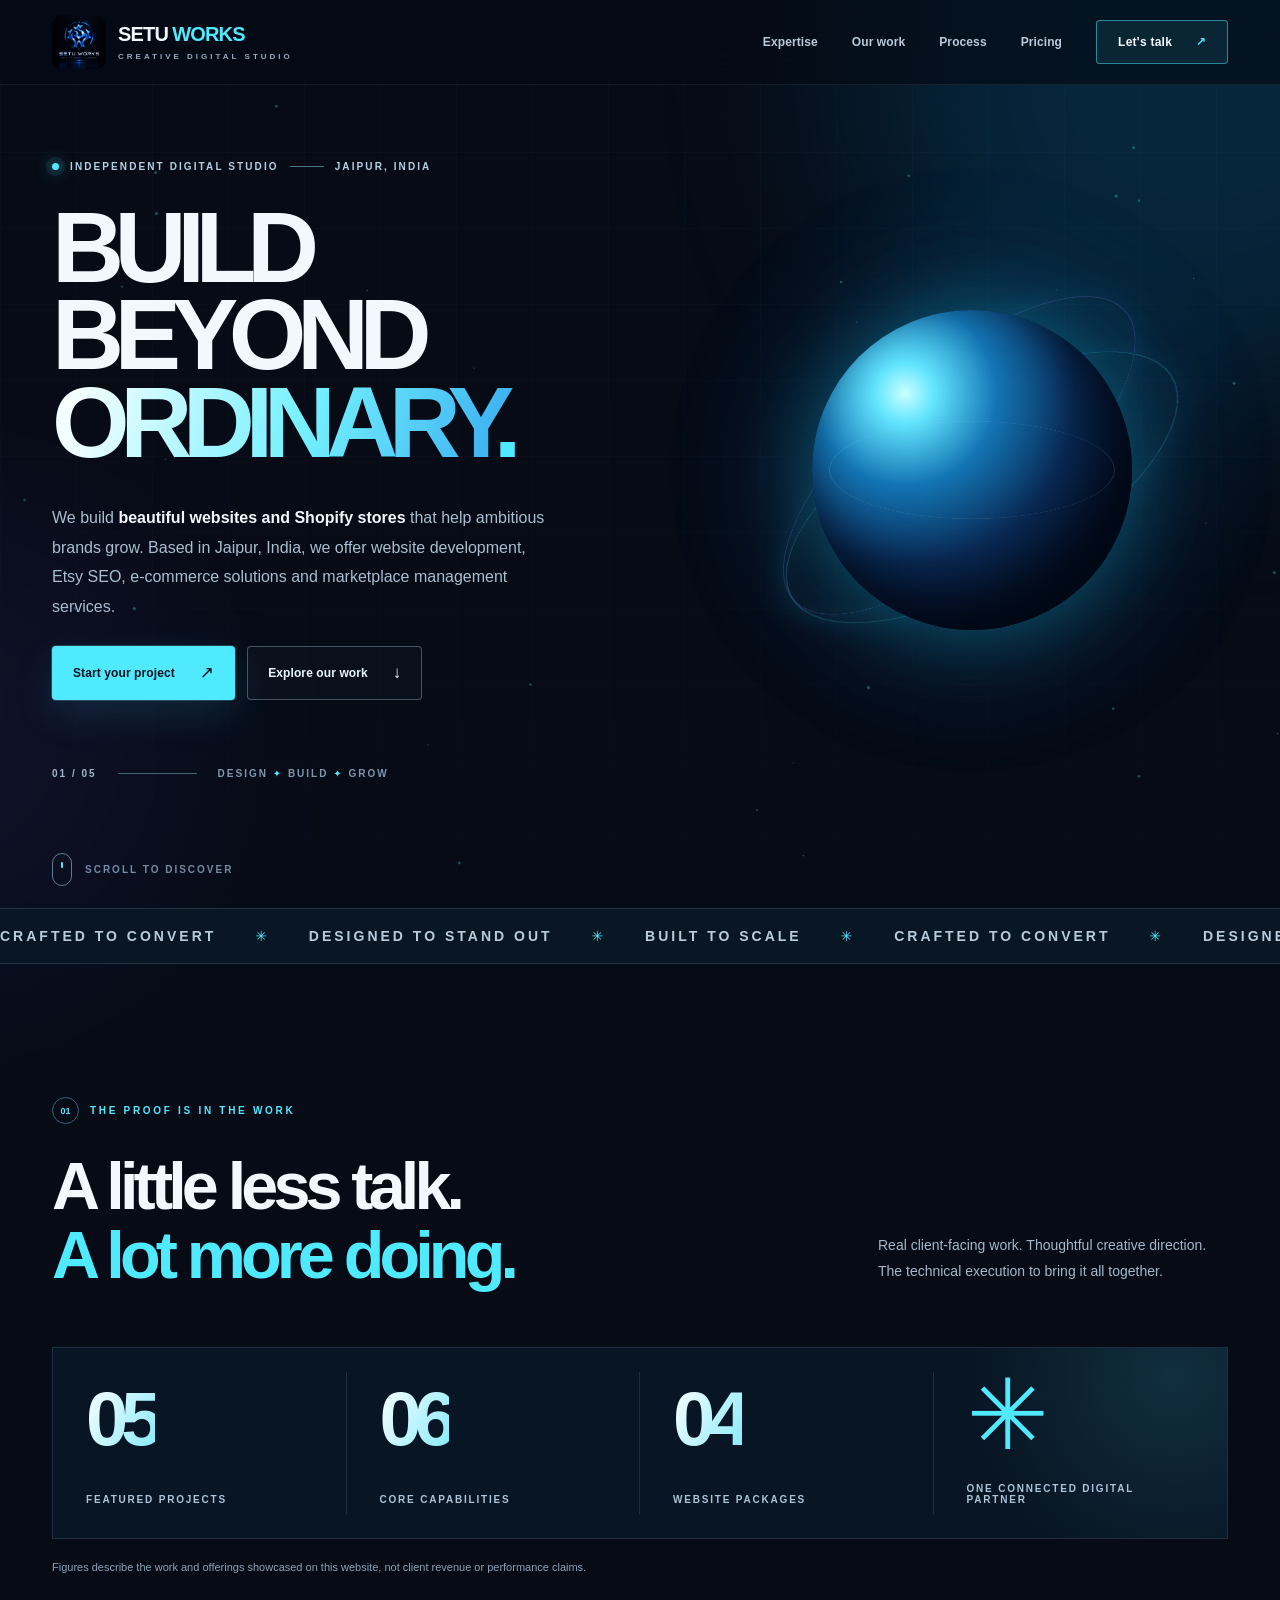
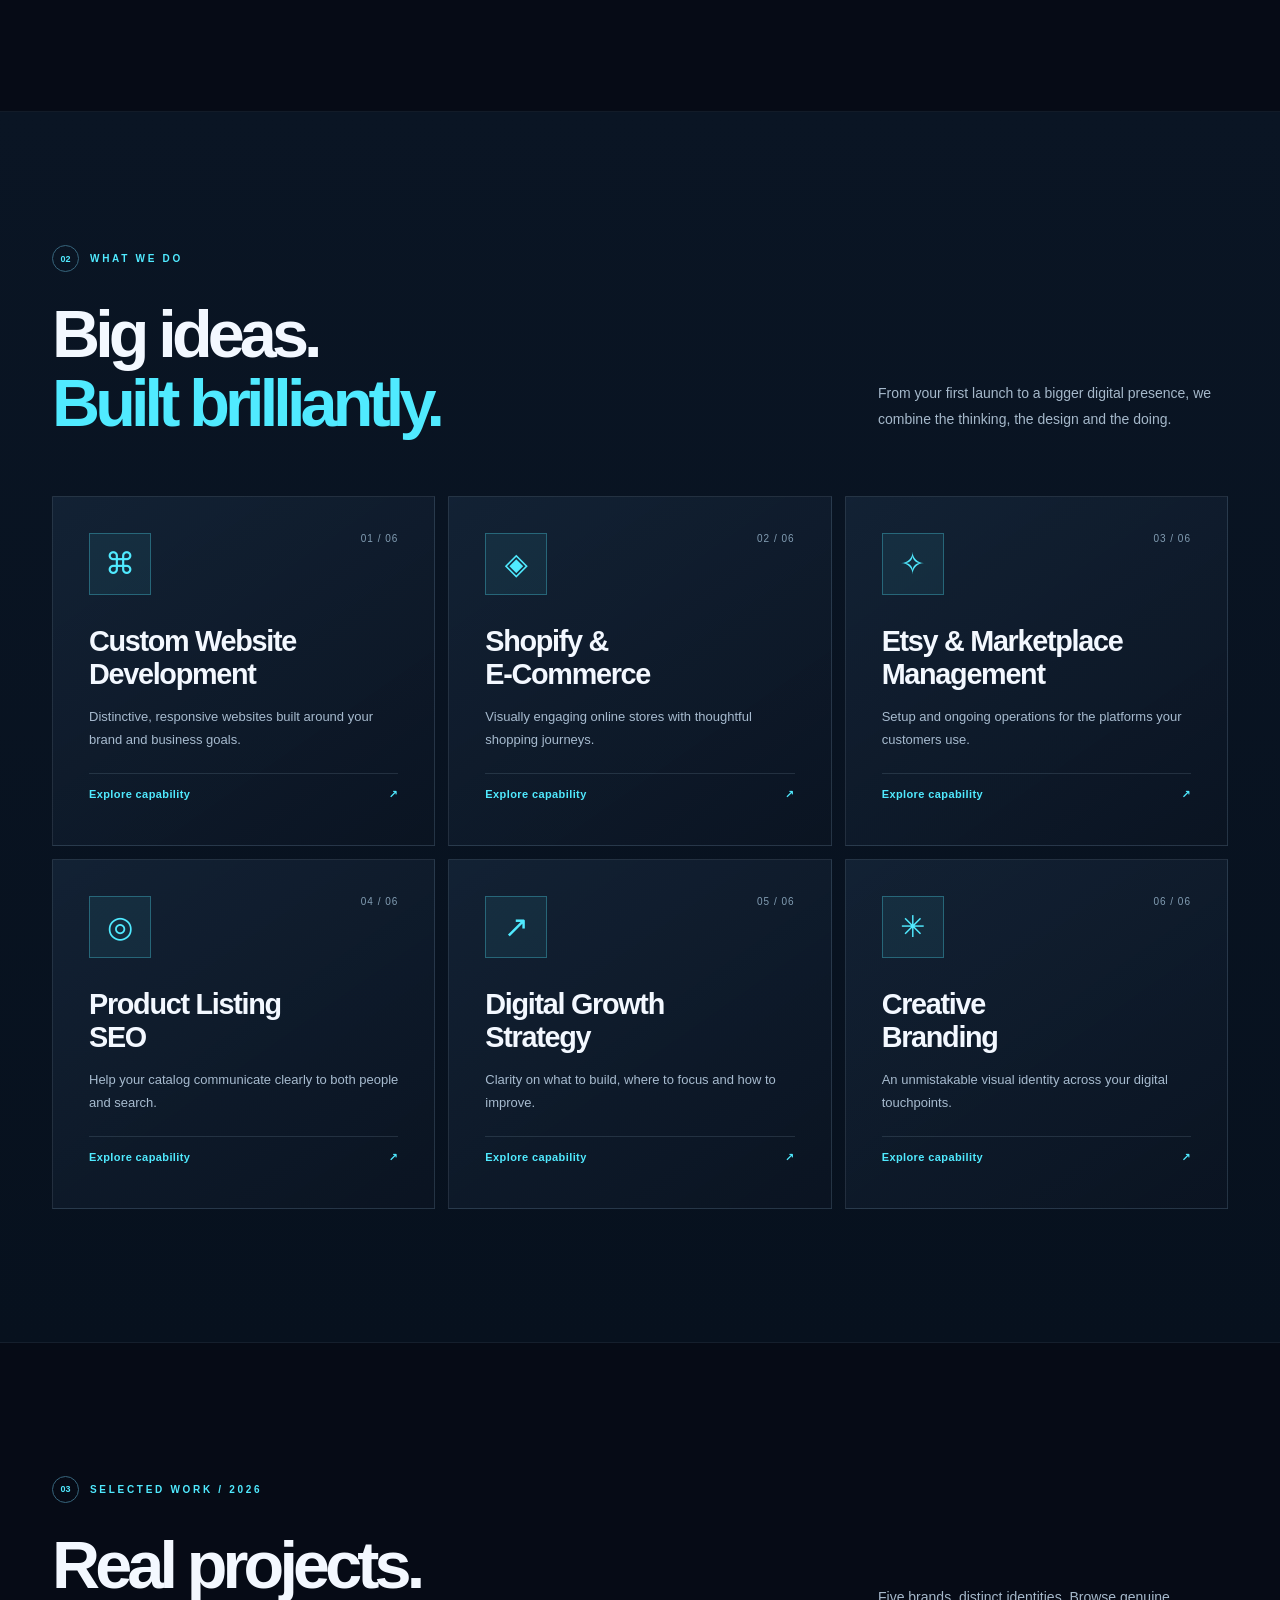
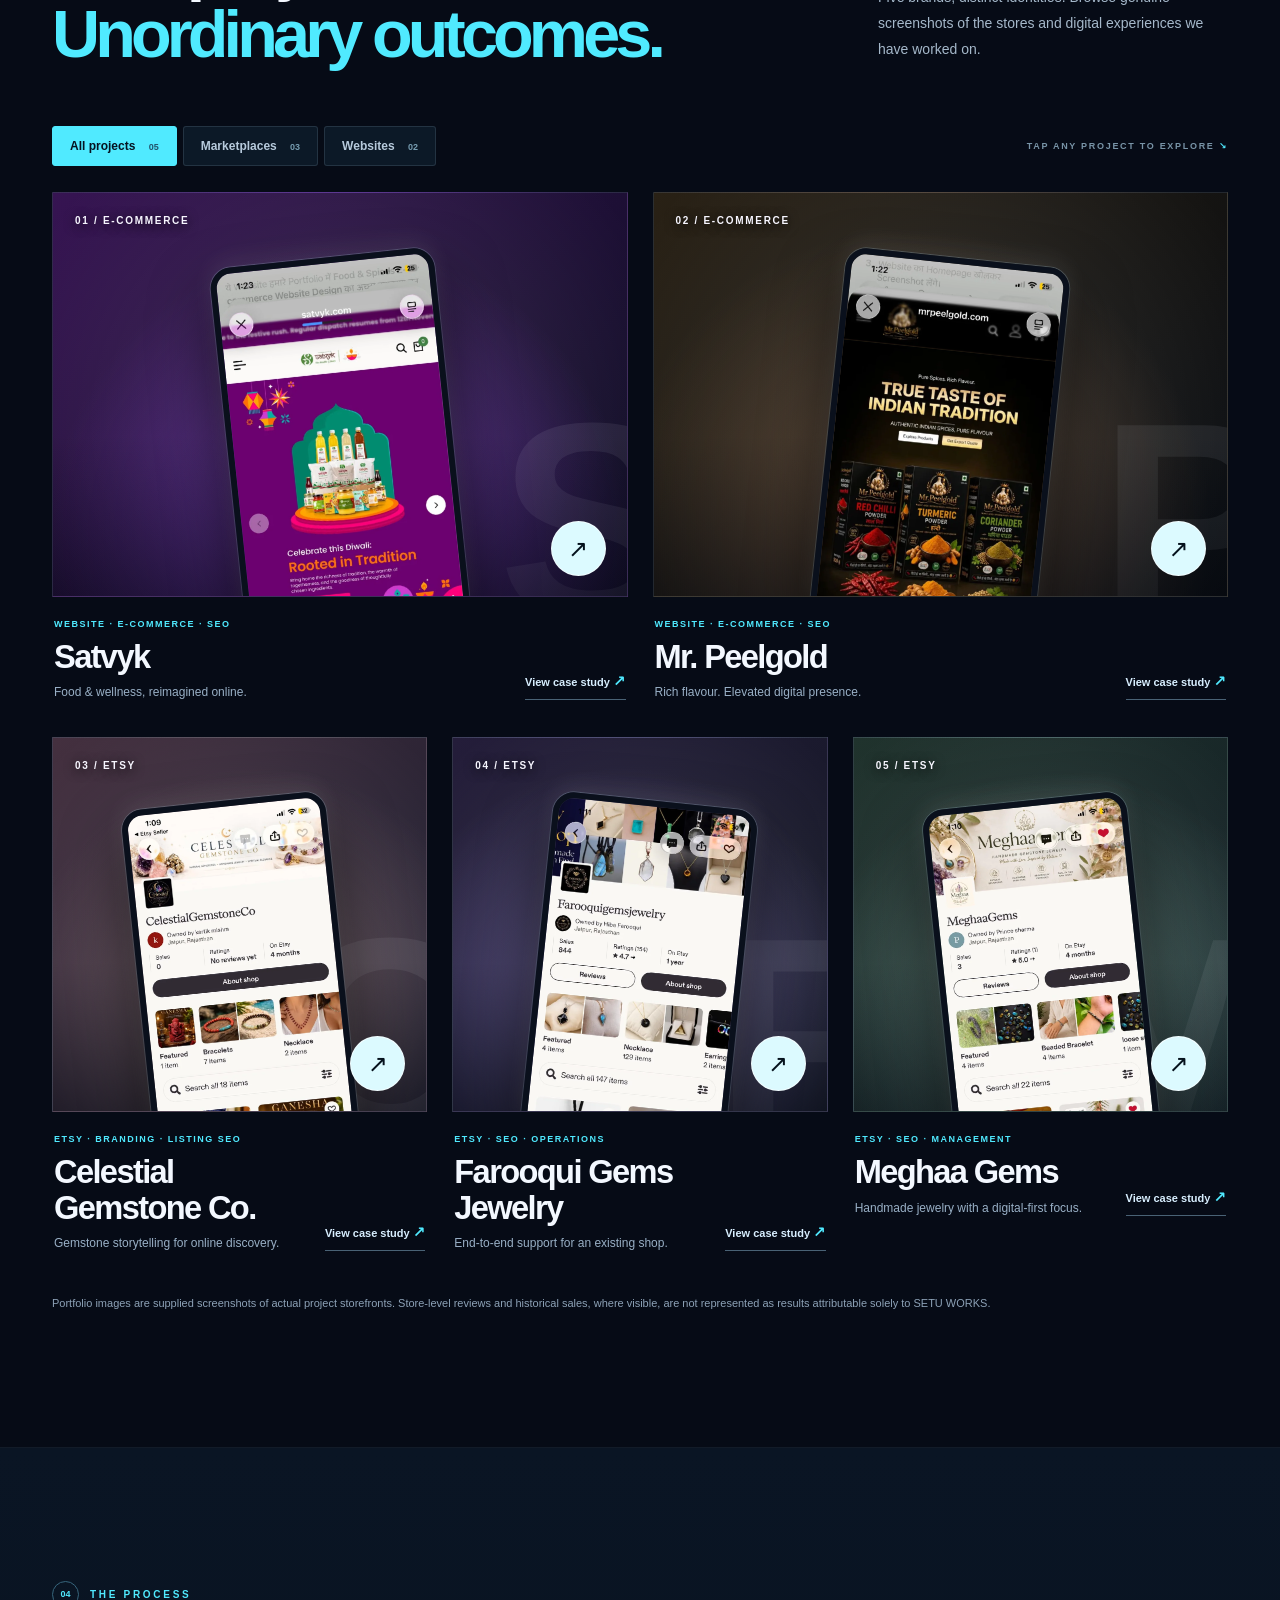
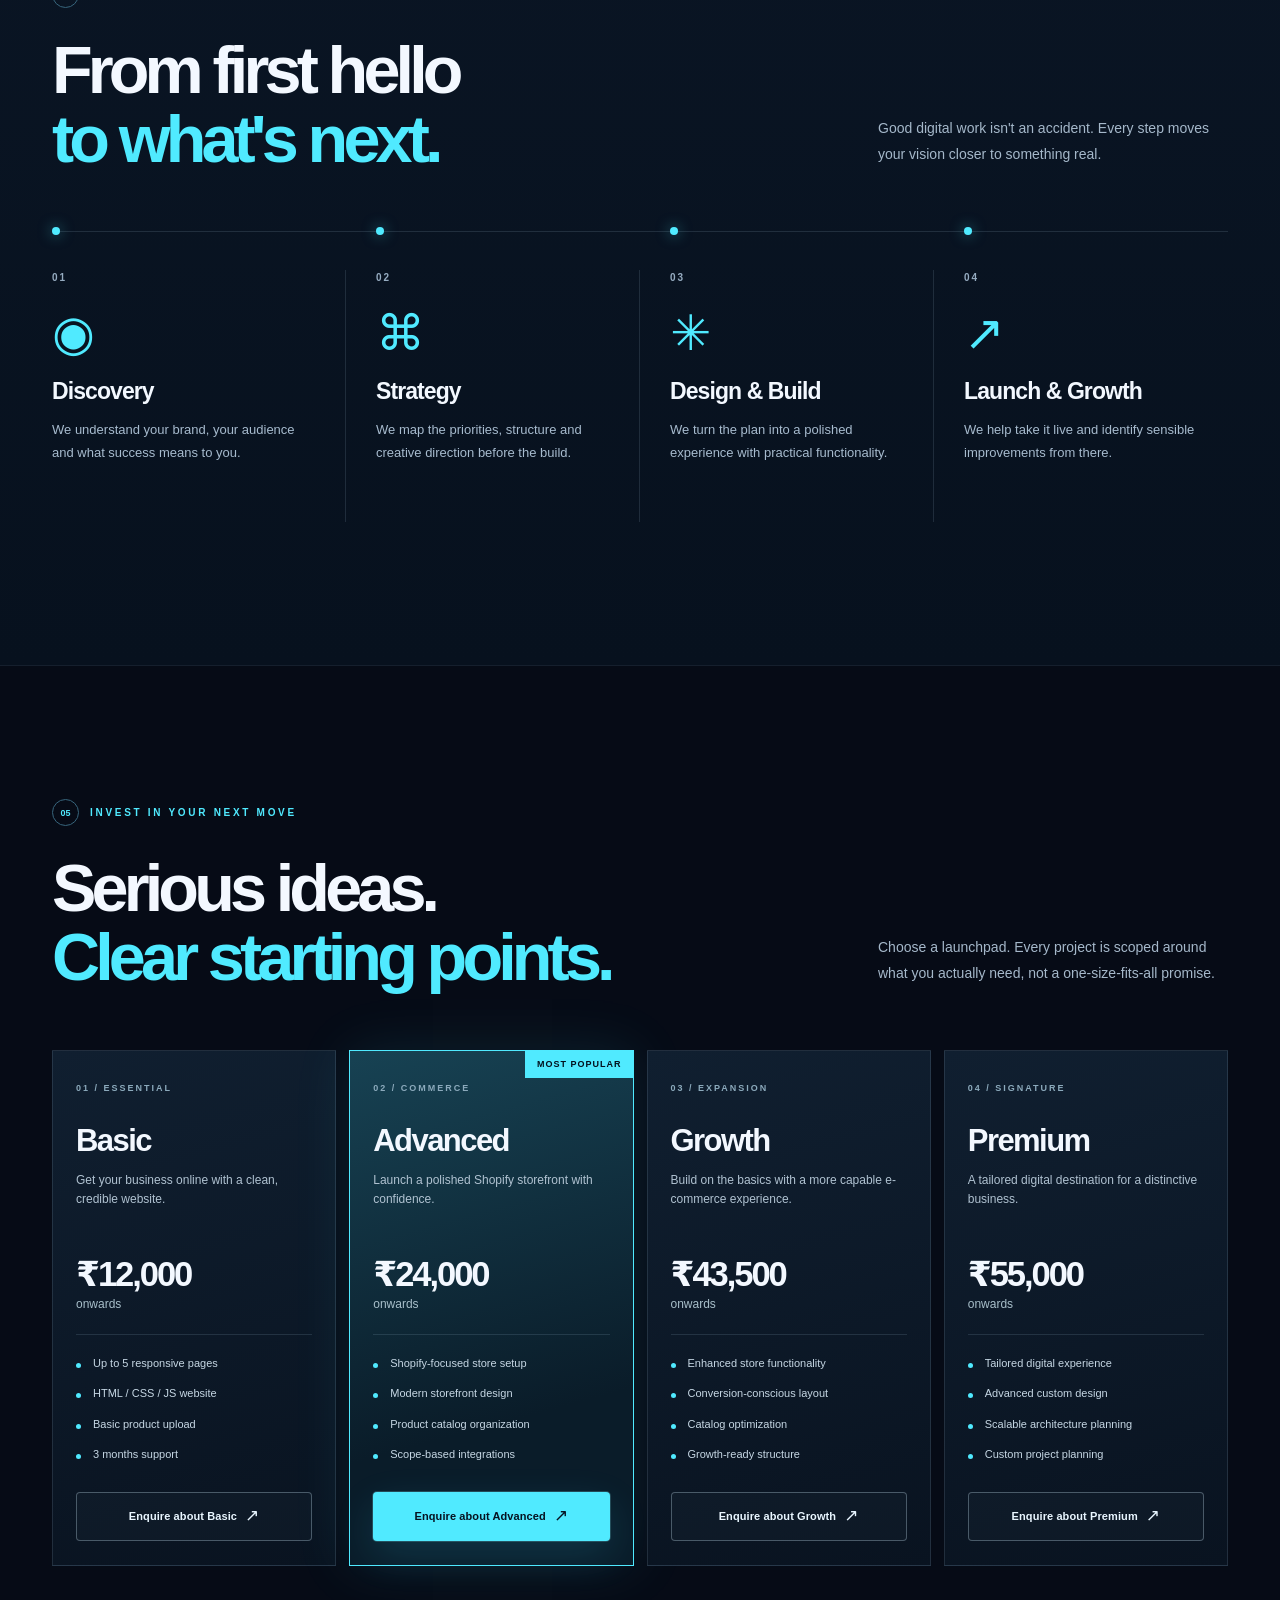
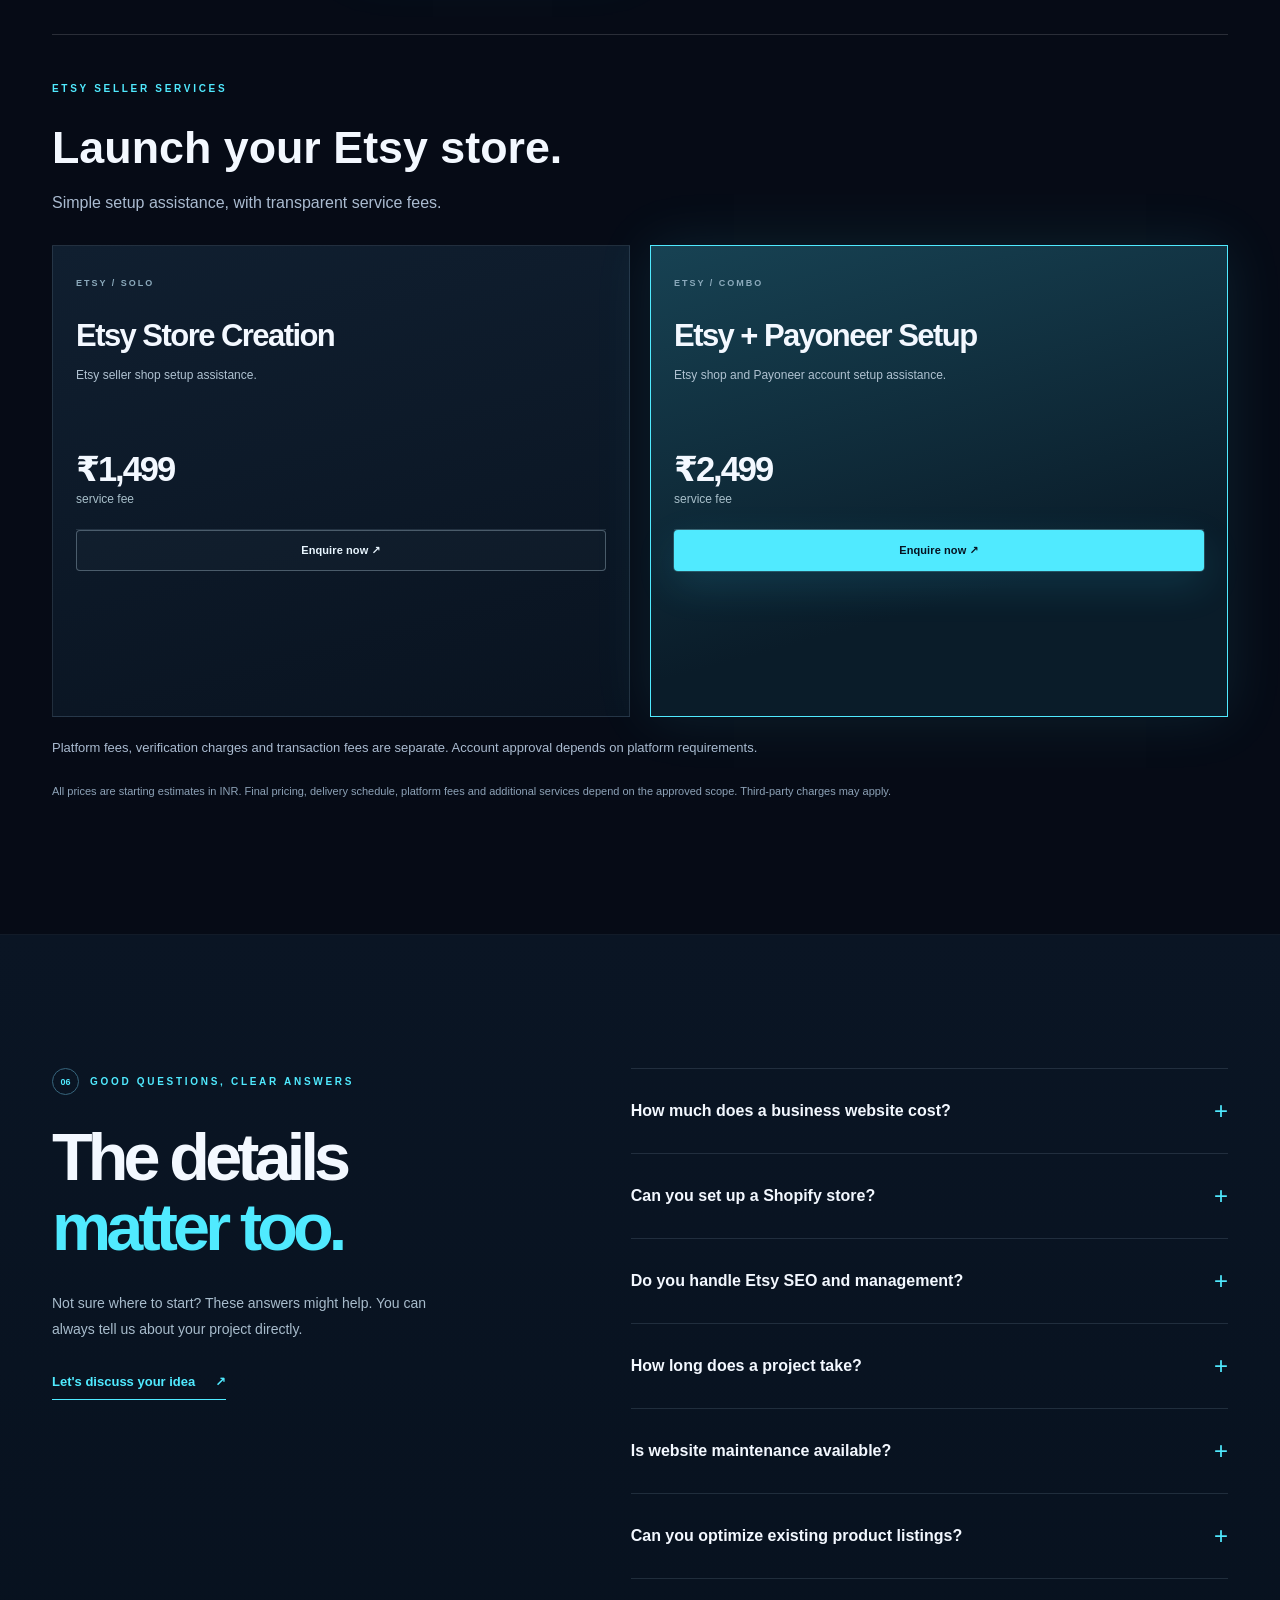
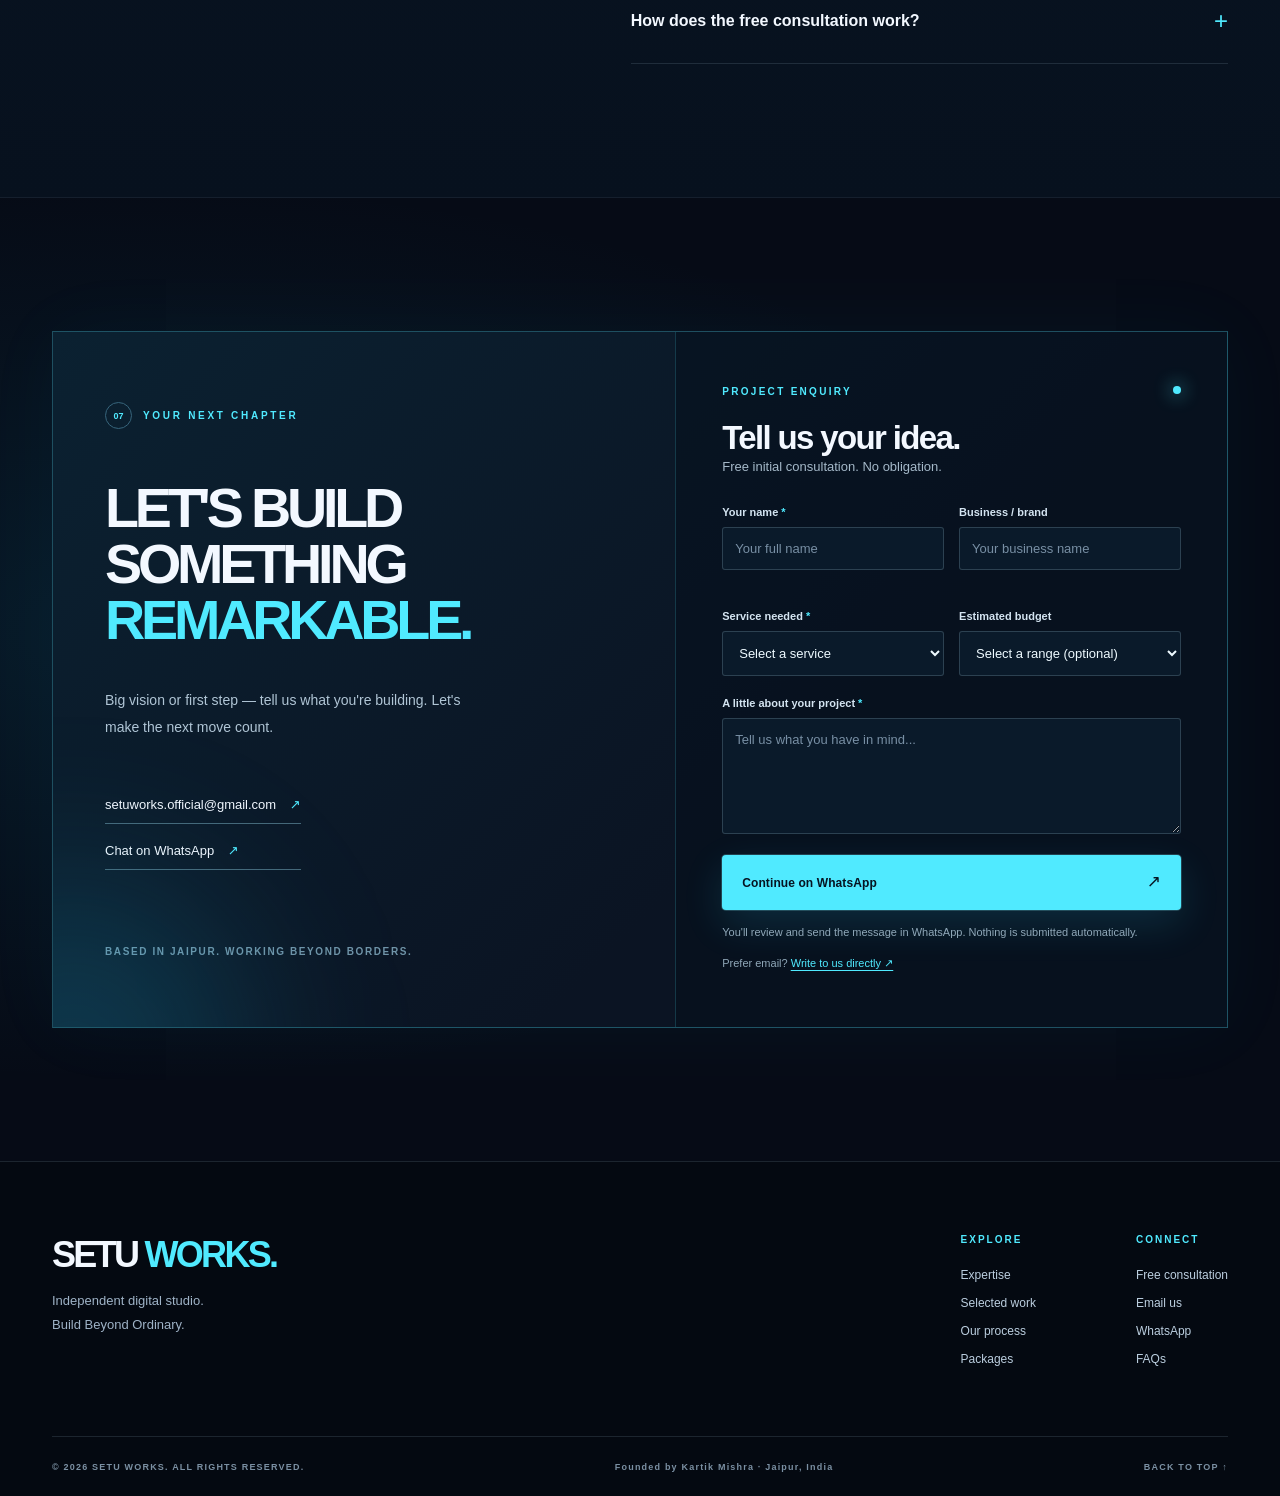
<file: index.html>
<!doctype html>
<html lang="en">
<head>
  <meta charset="utf-8">
  <meta name="viewport" content="width=device-width, initial-scale=1">
  <meta name="theme-color" content="#060b16">
  <meta name="color-scheme" content="dark">
  <title>SETU WORKS | Website Development, Shopify & Etsy SEO in Jaipur</title>
  <meta name="description" content="SETU WORKS is a Jaipur-based digital agency for distinctive websites, Shopify stores, Etsy SEO, product listings and marketplace management. Explore our real work and book a free consultation.">
  <meta name="robots" content="index,follow,max-image-preview:large">
  <link rel="canonical" href="https://setuworks.github.io/setu-works/">
  <link rel="icon" type="image/svg+xml" href="assets/images/favicon.svg">
  <meta property="og:type" content="website">
  <meta property="og:site_name" content="SETU WORKS">
  <meta property="og:title" content="SETU WORKS — Build Beyond Ordinary">
  <meta property="og:description" content="Distinctive websites, Shopify experiences and marketplace growth. Explore five real projects from our Jaipur digital studio.">
  <meta property="og:url" content="https://setuworks.github.io/setu-works/">
  <meta property="og:image" content="https://setuworks.github.io/setu-works/assets/images/social-share.jpg">
  <meta property="og:image:width" content="1200">
  <meta property="og:image:height" content="630">
  <meta property="og:image:alt" content="SETU WORKS — Build Beyond Ordinary, digital agency in Jaipur">
  <meta name="twitter:card" content="summary_large_image">
  <meta name="twitter:title" content="SETU WORKS — Build Beyond Ordinary">
  <meta name="twitter:description" content="Website development, e-commerce and marketplace management from Jaipur, India.">
  <meta name="twitter:image" content="https://setuworks.github.io/setu-works/assets/images/social-share.jpg">
  <link rel="preload" as="image" href="assets/images/satvyk.webp" fetchpriority="high">
  <link rel="stylesheet" href="assets/css/style.css">
  <script type="application/ld+json">{"@context":"https://schema.org","@graph":[{"@type":"Organization","@id":"https://setuworks.github.io/setu-works/#organization","name":"SETU WORKS","url":"https://setuworks.github.io/setu-works/","logo":"https://setuworks.github.io/setu-works/assets/images/setu-original-logo.jpg","description":"Jaipur-based digital agency providing website development, e-commerce and marketplace management services.","email":"setuworks.official@gmail.com","telephone":"+91-9982301681","address":{"@type":"PostalAddress","addressLocality":"Jaipur","addressRegion":"Rajasthan","addressCountry":"IN"},"areaServed":{"@type":"Country","name":"India"}},{"@type":"WebSite","@id":"https://setuworks.github.io/setu-works/#website","url":"https://setuworks.github.io/setu-works/","name":"SETU WORKS","publisher":{"@id":"https://setuworks.github.io/setu-works/#organization"},"inLanguage":"en-IN"},{"@type":"WebPage","@id":"https://setuworks.github.io/setu-works/#webpage","url":"https://setuworks.github.io/setu-works/","name":"SETU WORKS | Website Development, Shopify & Etsy SEO in Jaipur","isPartOf":{"@id":"https://setuworks.github.io/setu-works/#website"},"about":{"@id":"https://setuworks.github.io/setu-works/#organization"},"inLanguage":"en-IN"}]}</script>
  <script defer src="assets/js/main.js"></script>
</head>
<body>
  <a class="skip-link" href="#main">Skip to content</a>
  <div class="progress" id="scroll-progress" aria-hidden="true"></div>
  <div class="site-atmosphere" aria-hidden="true"><div class="grid-field"></div><div class="ambient ambient-a"></div><div class="ambient ambient-b"></div></div>
  <canvas id="particles" class="particles" aria-hidden="true"></canvas>
  <div class="cursor-glow" id="cursor-glow" aria-hidden="true"></div>

  <header class="site-header" id="site-header">
    <nav class="nav shell" aria-label="Primary navigation">
      <a class="wordmark" href="#home" aria-label="SETU WORKS home"><img class="custom-brand-logo" src="assets/images/setu-original-logo.jpg" alt="SETU WORKS official logo" width="54" height="54"><span>SETU<span class="wordmark-accent">WORKS</span><small>CREATIVE DIGITAL STUDIO</small></span></a>
      <div class="nav-links" id="nav-links">
        <a href="#services" data-nav="services">Expertise</a>
        <a href="#work" data-nav="work">Our work</a>
        <a href="#process" data-nav="process">Process</a>
        <a href="#pricing" data-nav="pricing">Pricing</a>
        <a href="#contact" class="nav-cta">Let's talk <span aria-hidden="true">↗</span></a>
      </div>
      <button class="menu-toggle" id="menu-toggle" type="button" aria-label="Open navigation" aria-controls="nav-links" aria-expanded="false"><span></span><span></span></button>
    </nav>
  </header>

  <main id="main">
    <section class="hero shell" id="home" aria-labelledby="hero-heading">
      <div class="hero-copy">
        <div class="eyebrow animate-in"><span class="live-dot"></span> INDEPENDENT DIGITAL STUDIO <span class="eyebrow-line"></span> JAIPUR, INDIA</div>
        <h1 id="hero-heading" class="hero-title animate-in"><span>BUILD</span><span>BEYOND</span><span class="gradient-ink">ORDINARY<span class="hero-period">.</span></span></h1>
        <div class="hero-under animate-in"><p>We build <strong>beautiful websites and Shopify stores</strong> that help ambitious brands grow. Based in Jaipur, India, we offer website development, Etsy SEO, e-commerce solutions and marketplace management services.</p><div class="hero-actions"><a href="#contact" class="button button-primary magnetic">Start your project <span aria-hidden="true">↗</span></a><a href="#work" class="button button-outline">Explore our work <span aria-hidden="true">↓</span></a></div></div>
        <div class="hero-index animate-in"><span>01 / 05</span><div class="index-line"></div><span>DESIGN <span aria-hidden="true">✦</span> BUILD <span aria-hidden="true">✦</span> GROW</span></div>
      </div>
      <div class="hero-art hero-art-simple" aria-label="Elegant glowing blue sphere">
        <div class="art-stage"><div class="art-halo"></div><div class="art-ring art-ring-one"></div><div class="art-ring art-ring-two"></div><div class="art-orb"><div class="orb-core"></div></div></div>
      </div>
      <a class="scroll-cue" href="#proof"><span class="scroll-indicator"></span> SCROLL TO DISCOVER</a>
    </section>

    <div class="marquee" aria-label="Our expertise"><div class="marquee-track" aria-hidden="true"><span>CRAFTED TO CONVERT <b>✳</b> DESIGNED TO STAND OUT <b>✳</b> BUILT TO SCALE <b>✳</b> CRAFTED TO CONVERT <b>✳</b> DESIGNED TO STAND OUT <b>✳</b> BUILT TO SCALE <b>✳</b></span><span>CRAFTED TO CONVERT <b>✳</b> DESIGNED TO STAND OUT <b>✳</b> BUILT TO SCALE <b>✳</b> CRAFTED TO CONVERT <b>✳</b> DESIGNED TO STAND OUT <b>✳</b> BUILT TO SCALE <b>✳</b></span></div></div>

    <section class="proof shell section" id="proof" aria-labelledby="proof-heading"><div class="section-top reveal"><div><p class="kicker"><span class="kicker-num">01</span> THE PROOF IS IN THE WORK</p><h2 class="section-title" id="proof-heading">A little less talk.<br><em>A lot more doing.</em></h2></div><p class="section-aside">Real client-facing work. Thoughtful creative direction. The technical execution to bring it all together.</p></div><div class="stats reveal" aria-label="Our documented work"><div class="stat"><span class="stat-number" data-count="5">05</span><span class="stat-label">FEATURED PROJECTS</span></div><div class="stat"><span class="stat-number" data-count="6">06</span><span class="stat-label">CORE CAPABILITIES</span></div><div class="stat"><span class="stat-number" data-count="4">04</span><span class="stat-label">WEBSITE PACKAGES</span></div><div class="stat stat-statement"><span class="stat-asterisk" aria-hidden="true">✳</span><span class="stat-label">ONE CONNECTED DIGITAL PARTNER</span></div></div><p class="proof-note">Figures describe the work and offerings showcased on this website, not client revenue or performance claims.</p></section>

    <section class="services section section-dark" id="services" aria-labelledby="services-heading"><div class="shell"><div class="section-top reveal"><div><p class="kicker"><span class="kicker-num">02</span> WHAT WE DO</p><h2 class="section-title" id="services-heading">Big ideas.<br><em>Built brilliantly.</em></h2></div><p class="section-aside">From your first launch to a bigger digital presence, we combine the thinking, the design and the doing.</p></div><div class="services-grid">
      <article class="service-card reveal"><div class="service-top"><span class="service-icon" aria-hidden="true">⌘</span><span class="service-id">01 / 06</span></div><h3>Custom Website<br>Development</h3><p>Distinctive, responsive websites built around your brand and business goals.</p><details><summary>Explore capability <span aria-hidden="true">↗</span></summary><p>Business websites, landing pages, intuitive navigation, mobile-first development and ongoing site improvements.</p><a href="#contact" data-service="Custom Website Development">Discuss a website <span aria-hidden="true">→</span></a></details></article>
      <article class="service-card reveal"><div class="service-top"><span class="service-icon" aria-hidden="true">◈</span><span class="service-id">02 / 06</span></div><h3>Shopify &<br>E-Commerce</h3><p>Visually engaging online stores with thoughtful shopping journeys.</p><details><summary>Explore capability <span aria-hidden="true">↗</span></summary><p>Shopify setup, storefront layouts, product organization, collection pages and conversion-conscious experiences.</p><a href="#contact" data-service="Shopify & E-Commerce">Discuss a store <span aria-hidden="true">→</span></a></details></article>
      <article class="service-card reveal"><div class="service-top"><span class="service-icon" aria-hidden="true">✧</span><span class="service-id">03 / 06</span></div><h3>Etsy & Marketplace<br>Management</h3><p>Setup and ongoing operations for the platforms your customers use.</p><details><summary>Explore capability <span aria-hidden="true">↗</span></summary><p>Etsy, Amazon, Flipkart, Meesho, eBay and Alibaba listing support, store operations, order workflows and advertising support as scoped.</p><a href="#contact" data-service="Etsy & Marketplace Management">Discuss marketplaces <span aria-hidden="true">→</span></a></details></article>
      <article class="service-card reveal"><div class="service-top"><span class="service-icon" aria-hidden="true">◎</span><span class="service-id">04 / 06</span></div><h3>Product Listing<br>SEO</h3><p>Help your catalog communicate clearly to both people and search.</p><details><summary>Explore capability <span aria-hidden="true">↗</span></summary><p>Keyword-informed titles, useful descriptions, category structure and marketplace-ready product presentation.</p><a href="#contact" data-service="Product Listing SEO">Discuss product SEO <span aria-hidden="true">→</span></a></details></article>
      <article class="service-card reveal"><div class="service-top"><span class="service-icon" aria-hidden="true">↗</span><span class="service-id">05 / 06</span></div><h3>Digital Growth<br>Strategy</h3><p>Clarity on what to build, where to focus and how to improve.</p><details><summary>Explore capability <span aria-hidden="true">↗</span></summary><p>Digital audits, action plans, content and catalog priorities, conversion improvements and practical next steps.</p><a href="#contact" data-service="Digital Growth Strategy">Discuss strategy <span aria-hidden="true">→</span></a></details></article>
      <article class="service-card reveal"><div class="service-top"><span class="service-icon" aria-hidden="true">✳</span><span class="service-id">06 / 06</span></div><h3>Creative<br>Branding</h3><p>An unmistakable visual identity across your digital touchpoints.</p><details><summary>Explore capability <span aria-hidden="true">↗</span></summary><p>Brand direction, visual systems, web presentation, marketing creatives and consistent product storytelling.</p><a href="#contact" data-service="Creative Branding">Discuss branding <span aria-hidden="true">→</span></a></details></article>
    </div></div></section>

    <section class="work-section section" id="work" aria-labelledby="work-heading"><div class="shell"><div class="section-top reveal"><div><p class="kicker"><span class="kicker-num">03</span> SELECTED WORK / 2026</p><h2 class="section-title" id="work-heading">Real projects.<br><em>Unordinary outcomes.</em></h2></div><p class="section-aside">Five brands, distinct identities. Browse genuine screenshots of the stores and digital experiences we have worked on.</p></div><div class="work-toolbar reveal"><div class="filter-bar" aria-label="Filter portfolio projects"><button class="filter-btn active" type="button" data-filter="all" aria-pressed="true">All projects <span>05</span></button><button class="filter-btn" type="button" data-filter="marketplace" aria-pressed="false">Marketplaces <span>03</span></button><button class="filter-btn" type="button" data-filter="website" aria-pressed="false">Websites <span>02</span></button></div><span class="work-toolbar-note">TAP ANY PROJECT TO EXPLORE <span aria-hidden="true">↘</span></span></div>
      <div class="work-grid" id="work-grid">
        <article class="work-card work-card-feature reveal" data-category="website"><div class="work-media work-media-satvyk"><span class="work-media-no">01 / E-COMMERCE</span><div class="mock-phone"><img src="assets/images/satvyk.webp" alt="Original screenshot of Satvyk's colorful food and wellness e-commerce homepage" width="640" height="1386" loading="lazy" decoding="async"></div><span class="work-watermark">S</span><button class="project-open" type="button" data-project="satvyk" aria-label="View Satvyk case study">↗</button></div><div class="work-meta"><div><p>WEBSITE · E-COMMERCE · SEO</p><h3>Satvyk</h3><span>Food &amp; wellness, reimagined online.</span></div><button class="text-cta" type="button" data-project="satvyk">View case study <span aria-hidden="true">↗</span></button></div></article>
        <article class="work-card work-card-feature reveal" data-category="website"><div class="work-media work-media-peel"><span class="work-media-no">02 / E-COMMERCE</span><div class="mock-phone"><img src="assets/images/peelgold.webp" alt="Original screenshot of Mr. Peelgold's black-and-gold spices e-commerce homepage" width="640" height="1386" loading="lazy" decoding="async"></div><span class="work-watermark">P</span><button class="project-open" type="button" data-project="peelgold" aria-label="View Mr. Peelgold case study">↗</button></div><div class="work-meta"><div><p>WEBSITE · E-COMMERCE · SEO</p><h3>Mr. Peelgold</h3><span>Rich flavour. Elevated digital presence.</span></div><button class="text-cta" type="button" data-project="peelgold">View case study <span aria-hidden="true">↗</span></button></div></article>
        <article class="work-card reveal" data-category="marketplace"><div class="work-media work-media-celestial"><span class="work-media-no">03 / ETSY</span><div class="mock-phone"><img src="assets/images/celestial.webp" alt="Original Celestial Gemstone Co. Etsy shop screenshot showing branding and gemstone listings" width="640" height="1386" loading="lazy" decoding="async"></div><span class="work-watermark">C</span><button class="project-open" type="button" data-project="celestial" aria-label="View Celestial Gemstone Co. case study">↗</button></div><div class="work-meta"><div><p>ETSY · BRANDING · LISTING SEO</p><h3>Celestial Gemstone Co.</h3><span>Gemstone storytelling for online discovery.</span></div><button class="text-cta" type="button" data-project="celestial">View case study <span aria-hidden="true">↗</span></button></div></article>
        <article class="work-card reveal" data-category="marketplace"><div class="work-media work-media-farooqui"><span class="work-media-no">04 / ETSY</span><div class="mock-phone"><img src="assets/images/farooqui.webp" alt="Original Farooqui Gems Jewelry Etsy storefront screenshot with product listings" width="640" height="1386" loading="lazy" decoding="async"></div><span class="work-watermark">F</span><button class="project-open" type="button" data-project="farooqui" aria-label="View Farooqui Gems Jewelry case study">↗</button></div><div class="work-meta"><div><p>ETSY · SEO · OPERATIONS</p><h3>Farooqui Gems Jewelry</h3><span>End-to-end support for an existing shop.</span></div><button class="text-cta" type="button" data-project="farooqui">View case study <span aria-hidden="true">↗</span></button></div></article>
        <article class="work-card reveal" data-category="marketplace"><div class="work-media work-media-meghaa"><span class="work-media-no">05 / ETSY</span><div class="mock-phone"><img src="assets/images/meghaa.webp" alt="Original Meghaa Gems Etsy storefront screenshot showing handmade jewelry products" width="640" height="1386" loading="lazy" decoding="async"></div><span class="work-watermark">M</span><button class="project-open" type="button" data-project="meghaa" aria-label="View Meghaa Gems case study">↗</button></div><div class="work-meta"><div><p>ETSY · SEO · MANAGEMENT</p><h3>Meghaa Gems</h3><span>Handmade jewelry with a digital-first focus.</span></div><button class="text-cta" type="button" data-project="meghaa">View case study <span aria-hidden="true">↗</span></button></div></article>
      </div>
      <p class="work-disclaimer">Portfolio images are supplied screenshots of actual project storefronts. Store-level reviews and historical sales, where visible, are not represented as results attributable solely to SETU WORKS.</p>
    </div></section>

    <section class="process section section-dark" id="process" aria-labelledby="process-heading"><div class="shell"><div class="section-top reveal"><div><p class="kicker"><span class="kicker-num">04</span> THE PROCESS</p><h2 class="section-title" id="process-heading">From first hello<br><em>to what's next.</em></h2></div><p class="section-aside">Good digital work isn't an accident. Every step moves your vision closer to something real.</p></div><ol class="process-list"><li class="process-step reveal"><span class="process-number">01</span><span class="process-glyph" aria-hidden="true">◉</span><h3>Discovery</h3><p>We understand your brand, your audience and what success means to you.</p></li><li class="process-step reveal"><span class="process-number">02</span><span class="process-glyph" aria-hidden="true">⌘</span><h3>Strategy</h3><p>We map the priorities, structure and creative direction before the build.</p></li><li class="process-step reveal"><span class="process-number">03</span><span class="process-glyph" aria-hidden="true">✳</span><h3>Design &amp; Build</h3><p>We turn the plan into a polished experience with practical functionality.</p></li><li class="process-step reveal"><span class="process-number">04</span><span class="process-glyph" aria-hidden="true">↗</span><h3>Launch &amp; Growth</h3><p>We help take it live and identify sensible improvements from there.</p></li></ol></div></section>

    <section class="pricing section" id="pricing" aria-labelledby="pricing-heading"><div class="shell"><div class="section-top reveal"><div><p class="kicker"><span class="kicker-num">05</span> INVEST IN YOUR NEXT MOVE</p><h2 class="section-title" id="pricing-heading">Serious ideas.<br><em>Clear starting points.</em></h2></div><p class="section-aside">Choose a launchpad. Every project is scoped around what you actually need, not a one-size-fits-all promise.</p></div><div class="pricing-grid">
      <article class="price-card reveal"><div class="price-top"><span>01 / ESSENTIAL</span></div><h3>Basic</h3><p class="price-desc">Get your business online with a clean, credible website.</p><p class="price-value"><span>₹12,000</span><small>onwards</small></p><div class="price-rule"></div><ul><li>Up to 5 responsive pages</li><li>HTML / CSS / JS website</li><li>Basic product upload</li><li>3 months support</li></ul><a class="button button-outline price-button" href="#contact" data-package="Basic — ₹12,000 onwards">Enquire about Basic <span aria-hidden="true">↗</span></a></article>
      <article class="price-card price-highlight reveal"><span class="price-tag">MOST POPULAR</span><div class="price-top"><span>02 / COMMERCE</span></div><h3>Advanced</h3><p class="price-desc">Launch a polished Shopify storefront with confidence.</p><p class="price-value"><span>₹24,000</span><small>onwards</small></p><div class="price-rule"></div><ul><li>Shopify-focused store setup</li><li>Modern storefront design</li><li>Product catalog organization</li><li>Scope-based integrations</li></ul><a class="button button-primary price-button" href="#contact" data-package="Advanced — ₹24,000 onwards">Enquire about Advanced <span aria-hidden="true">↗</span></a></article>
      <article class="price-card reveal"><div class="price-top"><span>03 / EXPANSION</span></div><h3>Growth</h3><p class="price-desc">Build on the basics with a more capable e-commerce experience.</p><p class="price-value"><span>₹43,500</span><small>onwards</small></p><div class="price-rule"></div><ul><li>Enhanced store functionality</li><li>Conversion-conscious layout</li><li>Catalog optimization</li><li>Growth-ready structure</li></ul><a class="button button-outline price-button" href="#contact" data-package="Growth — ₹43,500 onwards">Enquire about Growth <span aria-hidden="true">↗</span></a></article>
      <article class="price-card reveal"><div class="price-top"><span>04 / SIGNATURE</span></div><h3>Premium</h3><p class="price-desc">A tailored digital destination for a distinctive business.</p><p class="price-value"><span>₹55,000</span><small>onwards</small></p><div class="price-rule"></div><ul><li>Tailored digital experience</li><li>Advanced custom design</li><li>Scalable architecture planning</li><li>Custom project planning</li></ul><a class="button button-outline price-button" href="#contact" data-package="Premium — ₹55,000 onwards">Enquire about Premium <span aria-hidden="true">↗</span></a></article>
    </div>
    <div class="etsy-addons reveal"><p class="kicker">ETSY SELLER SERVICES</p><h3>Launch your Etsy store.</h3><p class="etsy-intro">Simple setup assistance, with transparent service fees.</p><div class="etsy-cards">
      <article class="price-card"><div class="price-top"><span>ETSY / SOLO</span></div><h3>Etsy Store Creation</h3><p class="price-desc">Etsy seller shop setup assistance.</p><p class="price-value"><span>₹1,499</span><small>service fee</small></p><div class="price-rule"></div><a class="button button-outline price-button" href="#contact" data-package="Etsy Store Creation — ₹1,499">Enquire now ↗</a></article>
      <article class="price-card price-highlight"><div class="price-top"><span>ETSY / COMBO</span></div><h3>Etsy + Payoneer Setup</h3><p class="price-desc">Etsy shop and Payoneer account setup assistance.</p><p class="price-value"><span>₹2,499</span><small>service fee</small></p><div class="price-rule"></div><a class="button button-primary price-button" href="#contact" data-package="Etsy + Payoneer Setup — ₹2,499">Enquire now ↗</a></article>
    </div><p class="etsy-disclaimer">Platform fees, verification charges and transaction fees are separate. Account approval depends on platform requirements.</p></div>
    <p class="pricing-note">All prices are starting estimates in INR. Final pricing, delivery schedule, platform fees and additional services depend on the approved scope. Third-party charges may apply.</p></div></section>

    <section class="faq section section-dark" id="faq" aria-labelledby="faq-heading"><div class="shell faq-layout"><div class="faq-intro reveal"><p class="kicker"><span class="kicker-num">06</span> GOOD QUESTIONS, CLEAR ANSWERS</p><h2 class="section-title" id="faq-heading">The details<br><em>matter too.</em></h2><p>Not sure where to start? These answers might help. You can always tell us about your project directly.</p><a class="underlined-link" href="#contact">Let's discuss your idea <span aria-hidden="true">↗</span></a></div><div class="faq-items reveal">
      <details><summary>How much does a business website cost? <span aria-hidden="true">+</span></summary><p>Our Basic website package starts at ₹12,000 for up to five responsive pages. Advanced, Growth and Premium packages start at ₹24,000, ₹43,500 and ₹55,000 respectively. Final pricing depends on the agreed features and work involved.</p></details>
      <details><summary>Can you set up a Shopify store? <span aria-hidden="true">+</span></summary><p>Yes. We can help with Shopify store structure, storefront design, product organization and integrations within the agreed scope. Shopify subscription and third-party app charges, if any, are separate.</p></details>
      <details><summary>Do you handle Etsy SEO and management? <span aria-hidden="true">+</span></summary><p>Yes. Our Etsy support can include store setup, product listing optimization, titles, descriptions, keyword planning, order workflows, customer support and advertising assistance, depending on the services selected.</p></details>
      <details><summary>How long does a project take? <span aria-hidden="true">+</span></summary><p>Timelines vary with the scope, content readiness, revisions and integrations. We provide an estimated schedule after reviewing your requirements rather than promising the same deadline for every project.</p></details>
      <details><summary>Is website maintenance available? <span aria-hidden="true">+</span></summary><p>Yes. Maintenance and support can be scoped to your needs. The Basic website package includes three months of support as outlined in your project agreement; other arrangements are quoted separately.</p></details>
      <details><summary>Can you optimize existing product listings? <span aria-hidden="true">+</span></summary><p>Yes. We can review product titles, descriptions, presentation and catalog structure. Search visibility depends on many factors, so rankings or sales cannot be guaranteed.</p></details>
      <details><summary>How does the free consultation work? <span aria-hidden="true">+</span></summary><p>Share a little about your business through the enquiry form. It opens a prepared WhatsApp message that you can review and send. We'll discuss your goals, possible scope and appropriate next steps.</p></details>
    </div></div></section>

    <section class="contact-section section" id="contact" aria-labelledby="contact-heading"><div class="shell"><div class="contact-board reveal"><div class="contact-copy"><p class="kicker"><span class="kicker-num">07</span> YOUR NEXT CHAPTER</p><h2 id="contact-heading">LET'S BUILD<br><span>SOMETHING</span><br><em>REMARKABLE.</em></h2><p>Big vision or first step — tell us what you're building. Let's make the next move count.</p><div class="contact-direct"><a href="mailto:setuworks.official@gmail.com">setuworks.official@gmail.com <span aria-hidden="true">↗</span></a><a href="https://wa.me/919982301681?text=Hello%20SETU%20WORKS%2C%20I%20would%20like%20a%20free%20consultation." target="_blank" rel="noopener noreferrer">Chat on WhatsApp <span aria-hidden="true">↗</span></a></div><span class="contact-location">BASED IN JAIPUR. WORKING BEYOND BORDERS.</span></div><div class="contact-form-wrap"><div class="form-header"><span>PROJECT ENQUIRY</span><span class="form-status-dot" aria-hidden="true"></span></div><h3>Tell us your idea.</h3><p>Free initial consultation. No obligation.</p><form id="enquiry-form" novalidate><div class="form-grid"><div class="form-field"><label for="client-name">Your name <span aria-hidden="true">*</span></label><input id="client-name" name="name" type="text" autocomplete="name" maxlength="80" required placeholder="Your full name"></div><div class="form-field"><label for="brand-name">Business / brand</label><input id="brand-name" name="brand" type="text" maxlength="90" placeholder="Your business name"></div><div class="form-field"><label for="service-select">Service needed <span aria-hidden="true">*</span></label><select id="service-select" name="service" required><option value="">Select a service</option><option>Custom Website Development</option><option>Shopify & E-Commerce</option><option>Etsy & Marketplace Management</option><option>Product Listing SEO</option><option>Digital Growth Strategy</option><option>Creative Branding</option><option>Multiple Services / Not Sure</option></select></div><div class="form-field"><label for="budget-select">Estimated budget</label><select id="budget-select" name="budget"><option value="">Select a range (optional)</option><option>Under ₹12,000</option><option>₹12,000–₹24,000</option><option>₹24,000–₹43,500</option><option>₹43,500–₹55,000</option><option>Above ₹55,000</option><option>Let's discuss</option></select></div></div><div class="form-field"><label for="project-description">A little about your project <span aria-hidden="true">*</span></label><textarea id="project-description" name="description" rows="4" maxlength="1800" required placeholder="Tell us what you have in mind..."></textarea></div><button class="button button-primary submit-button" type="submit">Continue on WhatsApp <span aria-hidden="true">↗</span></button><p id="form-feedback" class="form-feedback" role="status" aria-live="polite">You'll review and send the message in WhatsApp. Nothing is submitted automatically.</p><p class="form-fallback">Prefer email? <a href="mailto:setuworks.official@gmail.com?subject=SETU%20WORKS%20Project%20Enquiry">Write to us directly ↗</a></p></form></div></div></div></section>
  </main>
  <footer class="footer"><div class="shell"><div class="footer-main"><div><a class="footer-brand" href="#home">SETU <span>WORKS.</span></a><p>Independent digital studio.<br>Build Beyond Ordinary.</p></div><div class="footer-nav"><div><h3>EXPLORE</h3><a href="#services">Expertise</a><a href="#work">Selected work</a><a href="#process">Our process</a><a href="#pricing">Packages</a></div><div><h3>CONNECT</h3><a href="#contact">Free consultation</a><a href="mailto:setuworks.official@gmail.com">Email us</a><a href="https://wa.me/919982301681?text=Hello%20SETU%20WORKS" target="_blank" rel="noopener noreferrer">WhatsApp</a><a href="#faq">FAQs</a></div></div></div><div class="footer-bottom"><span>© <span id="year">2026</span> SETU WORKS. ALL RIGHTS RESERVED.</span><span>Founded by Kartik Mishra · Jaipur, India</span><a href="#home">BACK TO TOP ↑</a></div></div></footer>
  <button id="back-top" class="back-top" type="button" aria-label="Back to top">↑</button>

  <dialog id="project-dialog" class="project-dialog" aria-labelledby="dialog-title"><div class="dialog-panel"><button type="button" class="dialog-close" id="dialog-close" aria-label="Close case study">✕</button><div class="dialog-grid"><div class="dialog-visual"><div class="dialog-phone"><img id="dialog-image" src="assets/images/celestial.webp" alt="Celestial Gemstone Co. real Etsy storefront screenshot" width="640" height="1386"></div></div><div class="dialog-content"><p class="kicker" id="dialog-type">SELECTED PROJECT</p><h2 id="dialog-title">Project name</h2><p id="dialog-summary"></p><h3>WHAT WE WORKED ON</h3><ul id="dialog-services"></ul><p class="dialog-footnote" id="dialog-note"></p><div class="dialog-actions"><a id="dialog-link" href="https://www.etsy.com/shop/CelestialGemstoneCo" class="button button-primary" target="_blank" rel="noopener noreferrer">Visit live project ↗</a><button type="button" class="button button-outline" id="dialog-done">Close case study ✕</button></div></div></div></div></dialog>
</body>
</html>
</file>
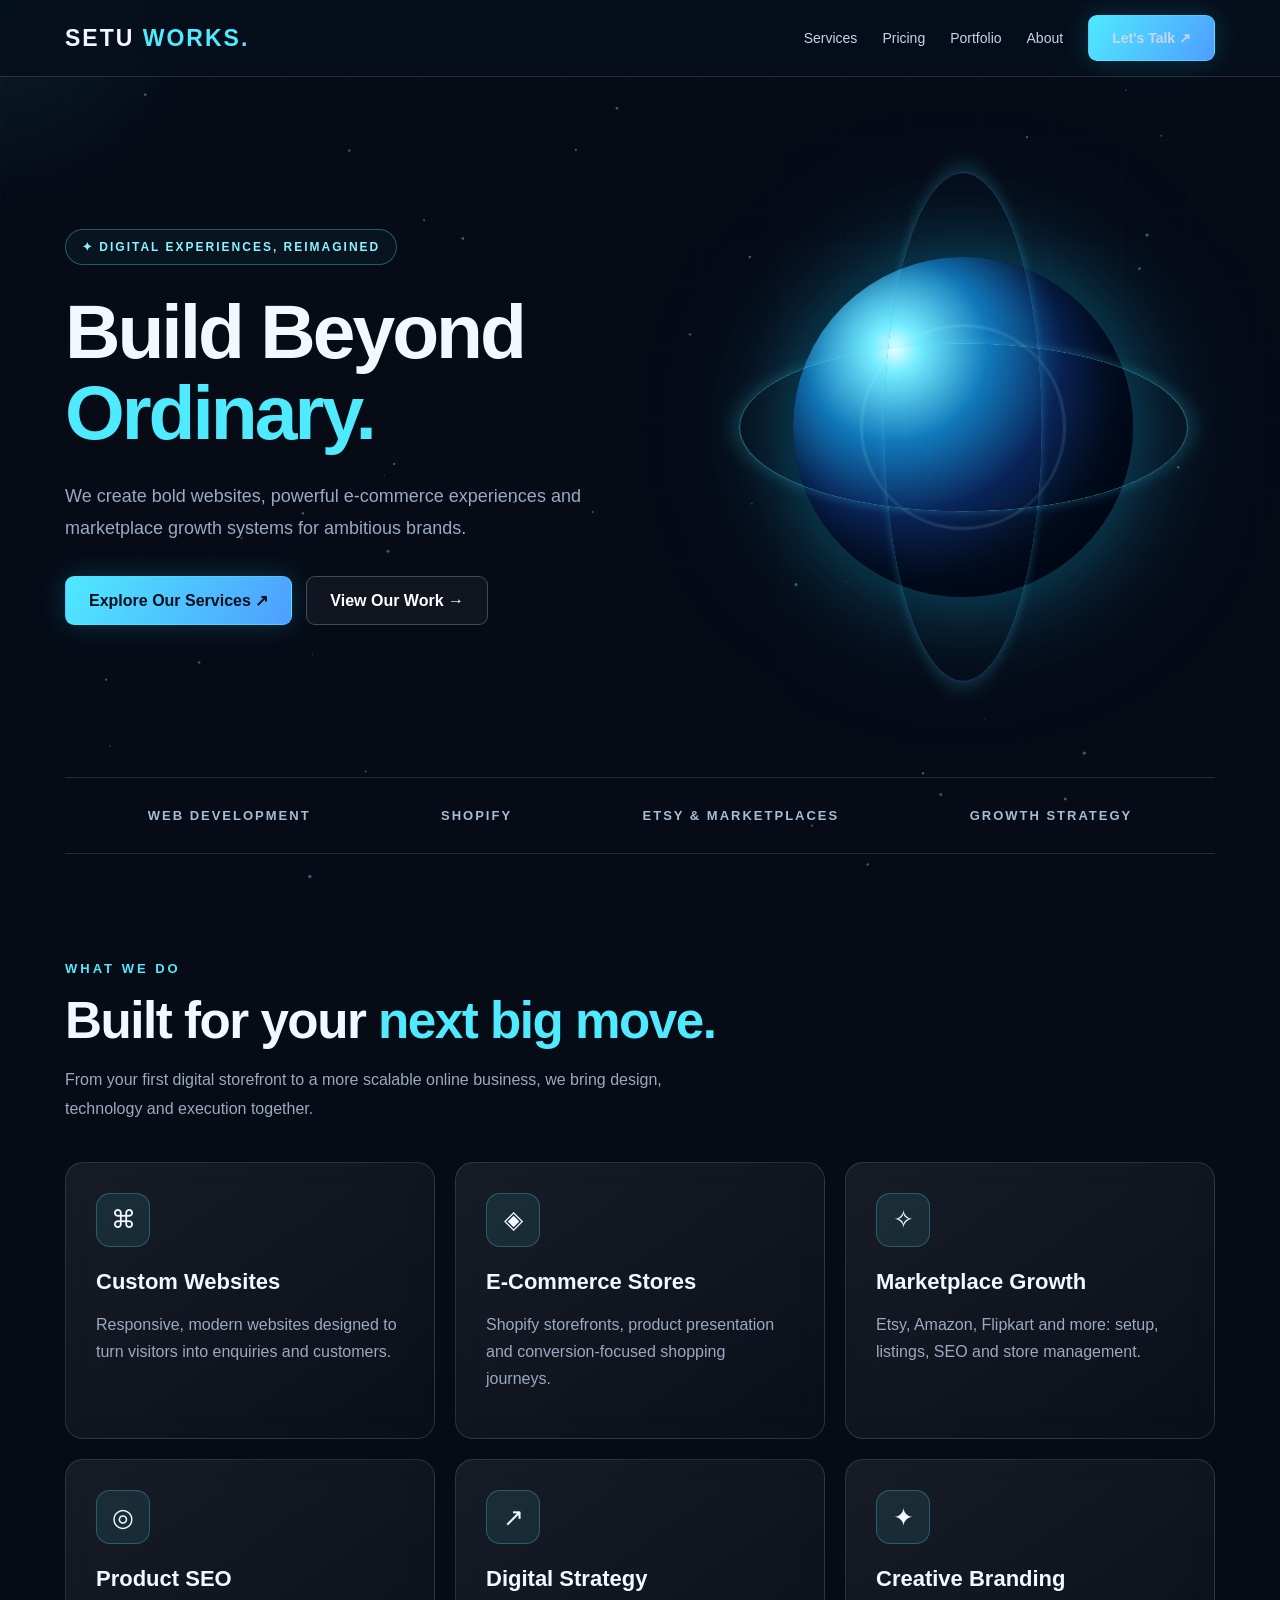
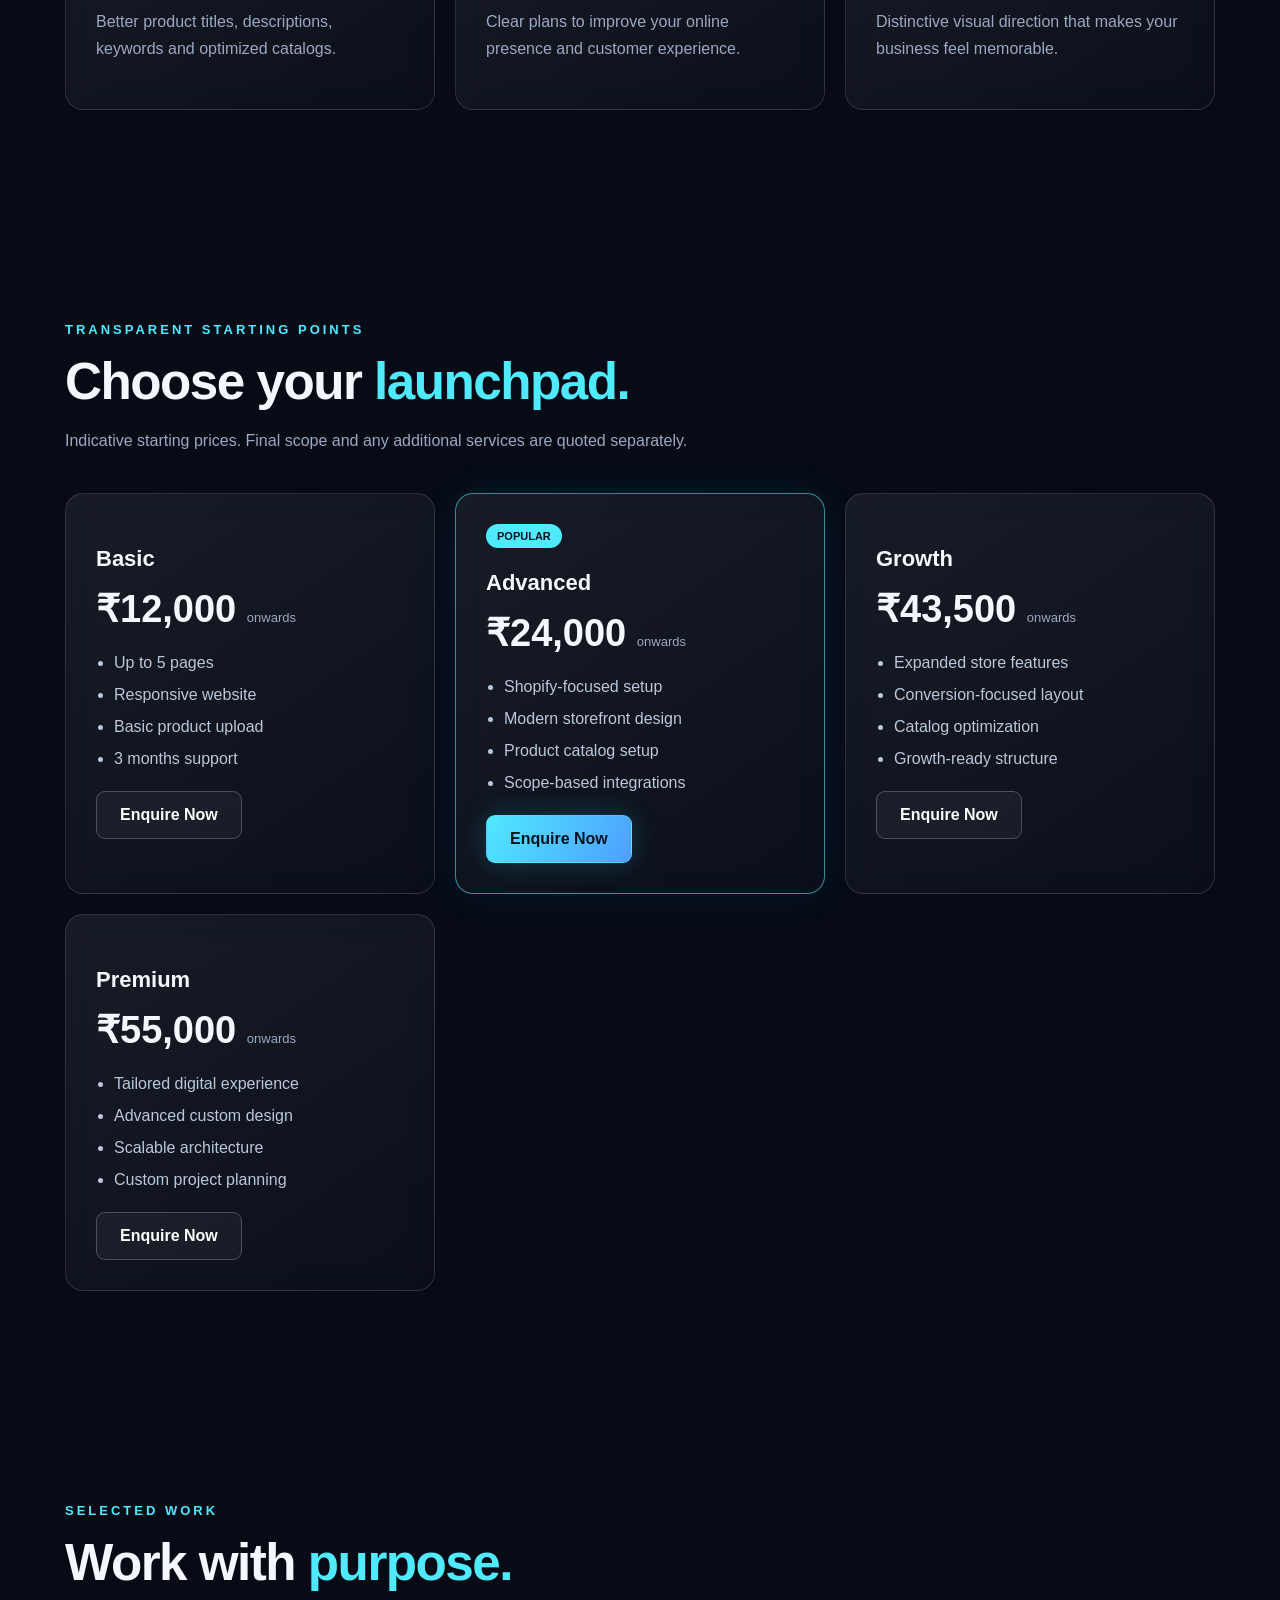
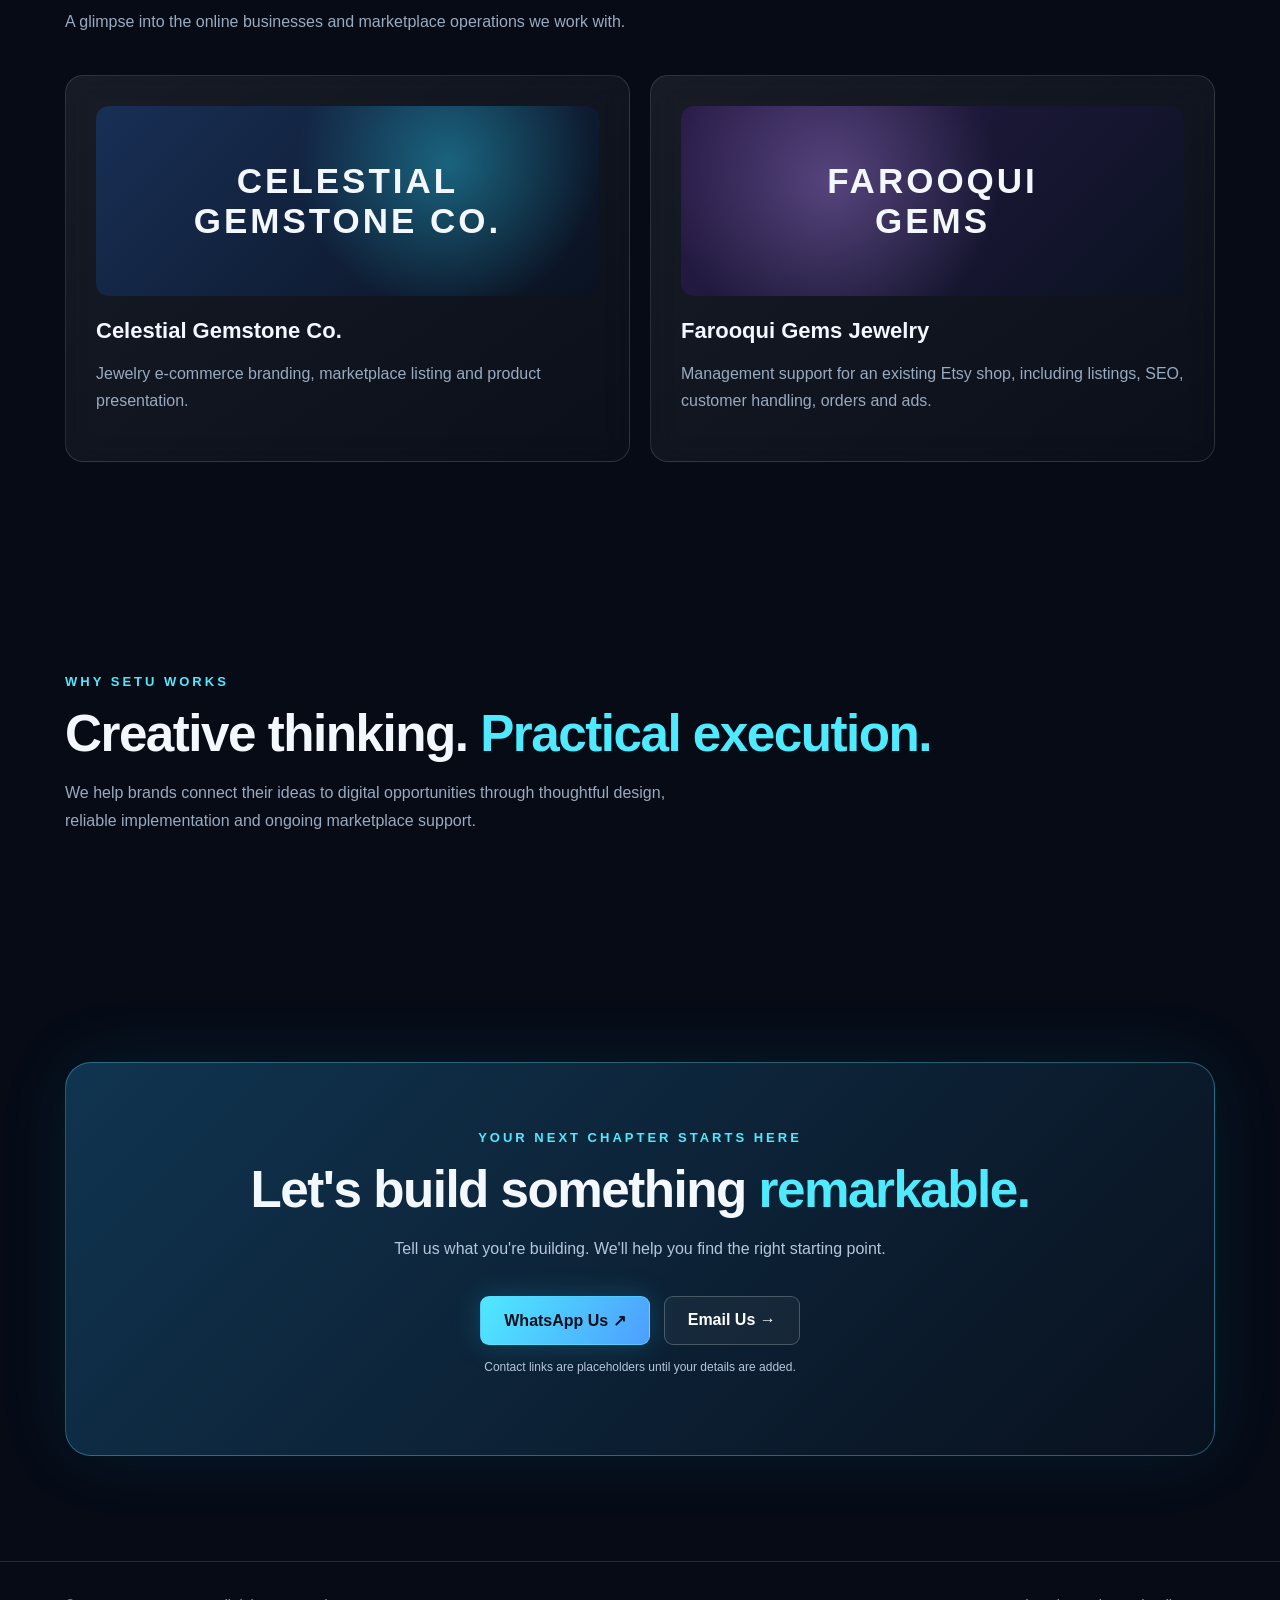
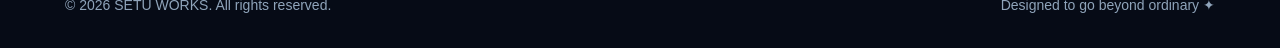
<file: index-old-backup.html>
<!DOCTYPE html>
<html lang="en">
<head>
<meta charset="UTF-8"><meta name="viewport" content="width=device-width, initial-scale=1">
<meta name="theme-color" content="#060b16"><meta name="description" content="SETU WORKS builds high-impact websites, e-commerce stores and marketplace growth systems.">
<title>SETU WORKS — Build Beyond Ordinary</title>
<style>
:root{--bg:#060b16;--panel:#101b2b;--cyan:#50eaff;--white:#f3f8ff;--muted:#9aaac0;--line:#ffffff22}*{box-sizing:border-box}html{scroll-behavior:smooth}body{margin:0;background:var(--bg);color:var(--white);font-family:Inter,Segoe UI,Arial,sans-serif;overflow-x:hidden}a{color:inherit;text-decoration:none}button{font:inherit}::selection{background:#50eaff;color:#06101a}#particles{position:fixed;inset:0;z-index:-2;pointer-events:none}.glow{position:fixed;width:450px;height:450px;border-radius:50%;background:radial-gradient(circle,#30ddff19,transparent 65%);transform:translate(-50%,-50%);pointer-events:none;z-index:-1}body:before{content:"";position:fixed;inset:0;background:linear-gradient(#ffffff05 1px,transparent 1px),linear-gradient(90deg,#ffffff05 1px,transparent 1px);background-size:70px 70px;mask-image:linear-gradient(to bottom,#000,transparent 90%);pointer-events:none;z-index:-1}.container{width:min(1150px,90%);margin:auto}header{position:sticky;top:0;z-index:10;backdrop-filter:blur(22px);background:#07101cce;border-bottom:1px solid var(--line)}nav{height:76px;display:flex;align-items:center;justify-content:space-between;gap:20px}.brand{font-size:23px;font-weight:900;letter-spacing:2px}.brand span,.accent{color:var(--cyan)}.links{display:flex;gap:25px;align-items:center}.links a{font-size:14px;color:#c7d5e8}.links a:hover{color:var(--cyan)}.btn{display:inline-flex;align-items:center;justify-content:center;padding:14px 23px;border:1px solid #50eaff80;border-radius:9px;background:linear-gradient(120deg,#4fe9ff,#4e9eff);color:#03101d;font-weight:800;box-shadow:0 0 28px #2dcfff35;transition:transform .25s,box-shadow .25s;cursor:pointer}.btn:hover{transform:translateY(-4px);box-shadow:0 0 42px #2dcfff80}.btn.secondary{background:#ffffff0b;color:white;border-color:#ffffff38;box-shadow:none}.hero{min-height:700px;display:grid;grid-template-columns:1.1fr .9fr;align-items:center;gap:30px;padding:95px 0}.eyebrow{display:inline-block;border:1px solid #50eaff55;border-radius:50px;padding:10px 16px;background:#50eaff0b;color:#8cf1ff;font-size:12px;letter-spacing:2px;font-weight:700}.hero h1{font-size:clamp(48px,6vw,84px);line-height:1.06;letter-spacing:-3px;margin:26px 0}.hero p{font-size:18px;line-height:1.8;color:var(--muted);max-width:600px}.actions{display:flex;flex-wrap:wrap;gap:14px;margin-top:32px}.orb-wrap{height:470px;display:grid;place-items:center;perspective:800px}.orb{width:min(340px,76vw);aspect-ratio:1;border-radius:50%;position:relative;background:radial-gradient(circle at 30% 27%,#e6ffff 0%,#75edff 7%,#1179bb 27%,#0a2458 49%,#041123 70%);box-shadow:inset -28px -26px 55px #010817,0 0 90px #1fdfff55,0 0 180px #1a8fff2a;animation:float 6s ease-in-out infinite}.orb:before,.orb:after{content:"";position:absolute;inset:-16%;border:1px solid #61eaff80;border-radius:50%;transform:rotateX(68deg) rotate(-28deg);box-shadow:0 0 24px #40e6ff44}.orb:after{inset:-25%;transform:rotateY(72deg) rotate(32deg);border-color:#478eff66}.orb-core{position:absolute;inset:20%;border:1px solid #b6ffff66;border-radius:50%;filter:blur(1px)}@keyframes float{50%{transform:translateY(-22px) rotate(7deg)}}.strip{display:flex;flex-wrap:wrap;justify-content:space-around;gap:25px;padding:30px;border-top:1px solid var(--line);border-bottom:1px solid var(--line);color:#a6bdd2;letter-spacing:2px;font-size:13px;font-weight:800}.section{padding:105px 0}.kicker{color:var(--cyan);text-transform:uppercase;letter-spacing:3px;font-size:13px;font-weight:800}.section h2{font-size:clamp(34px,4vw,54px);letter-spacing:-1.5px;margin:14px 0}.lead{color:var(--muted);max-width:650px;line-height:1.8}.grid{display:grid;grid-template-columns:repeat(3,1fr);gap:20px;margin-top:38px}.glass{background:linear-gradient(145deg,#ffffff12,#ffffff05);border:1px solid #ffffff20;backdrop-filter:blur(15px);border-radius:18px;padding:30px;position:relative;overflow:hidden;transition:transform .3s,border-color .3s,box-shadow .3s}.glass:hover{transform:translateY(-8px);border-color:#50eaff8c;box-shadow:0 15px 55px #14ccff16}.iconbox{width:54px;height:54px;border-radius:14px;background:#50eaff16;border:1px solid #50eaff45;display:grid;place-items:center;font-size:25px}.glass h3{font-size:22px;margin:22px 0 10px}.glass p{color:var(--muted);line-height:1.7}.price{font-size:38px;font-weight:900;color:var(--white);margin:15px 0}.price small{font-size:13px;color:var(--muted);font-weight:400}.glass ul{padding-left:18px;color:#b9c9db;line-height:2}.featured{border-color:#50eaff90;box-shadow:0 0 40px #15cfff14}.tag{display:inline-block;color:#03121d;background:var(--cyan);padding:6px 11px;border-radius:20px;font-size:11px;font-weight:800}.portfolio{display:grid;grid-template-columns:repeat(2,1fr);gap:20px;margin-top:38px}.project-visual{height:190px;border-radius:13px;background:radial-gradient(circle at 70% 30%,#2bdfff5c,transparent 40%),linear-gradient(135deg,#182f55,#0a1221);display:flex;align-items:center;justify-content:center;font-size:35px;letter-spacing:3px;font-weight:900;text-align:center;padding:15px}.project-visual.alt{background:radial-gradient(circle at 30% 40%,#c39bff55,transparent 45%),linear-gradient(135deg,#2a1c4a,#0a1221)}.contact{background:linear-gradient(135deg,#103450,#09111e);border:1px solid #50eaff55;border-radius:26px;padding:65px 35px;text-align:center;box-shadow:0 0 75px #00d5ff16}.contact p{color:#b6c7db;line-height:1.8}footer{padding:35px 0;border-top:1px solid var(--line);color:#8fa4ba;font-size:14px}.foot{display:flex;justify-content:space-between;gap:20px;flex-wrap:wrap}.reveal{opacity:0;transform:translateY(32px);transition:opacity .7s,transform .7s}.reveal.show{opacity:1;transform:none}.menu{display:none;background:none;border:1px solid #ffffff44;color:white;border-radius:8px;padding:8px 12px}a:focus-visible,button:focus-visible{outline:3px solid var(--cyan);outline-offset:4px}@media(max-width:850px){.hero{grid-template-columns:1fr;padding:75px 0 45px}.orb-wrap{height:340px;grid-row:1}.orb{width:245px}.grid{grid-template-columns:repeat(2,1fr)}.menu{display:block}.links{display:none;position:absolute;top:76px;left:0;right:0;background:#081321;padding:25px;flex-direction:column;align-items:flex-start}.links.open{display:flex}}@media(max-width:600px){.grid,.portfolio{grid-template-columns:1fr}.section{padding:75px 0}.hero h1{letter-spacing:-2px}.contact{padding:45px 20px}.strip{font-size:11px}.glow{display:none}}@media(prefers-reduced-motion:reduce){*,*:before,*:after{animation:none!important;scroll-behavior:auto!important;transition:none!important}.reveal{opacity:1;transform:none}}
</style>
</head>
<body>
<canvas id="particles" aria-hidden="true"></canvas><div class="glow" id="glow" aria-hidden="true"></div>
<header><nav class="container"><a class="brand" href="#home">SETU <span>WORKS.</span></a><button class="menu" id="menu" aria-label="Toggle navigation" aria-expanded="false">☰</button><div class="links" id="links"><a href="#services">Services</a><a href="#pricing">Pricing</a><a href="#portfolio">Portfolio</a><a href="#about">About</a><a class="btn" href="#contact">Let's Talk ↗</a></div></nav></header>
<main>
<section class="container hero" id="home"><div><span class="eyebrow">✦ DIGITAL EXPERIENCES, REIMAGINED</span><h1>Build Beyond <span class="accent">Ordinary.</span></h1><p>We create bold websites, powerful e-commerce experiences and marketplace growth systems for ambitious brands.</p><div class="actions"><a class="btn" href="#services">Explore Our Services ↗</a><a class="btn secondary" href="#portfolio">View Our Work →</a></div></div><div class="orb-wrap" aria-label="Decorative glowing futuristic sphere"><div class="orb"><div class="orb-core"></div></div></div></section>
<div class="container strip"><span>WEB DEVELOPMENT</span><span>SHOPIFY</span><span>ETSY & MARKETPLACES</span><span>GROWTH STRATEGY</span></div>
<section class="container section" id="services"><div class="reveal"><span class="kicker">What we do</span><h2>Built for your <span class="accent">next big move.</span></h2><p class="lead">From your first digital storefront to a more scalable online business, we bring design, technology and execution together.</p></div><div class="grid"><article class="glass reveal"><div class="iconbox">⌘</div><h3>Custom Websites</h3><p>Responsive, modern websites designed to turn visitors into enquiries and customers.</p></article><article class="glass reveal"><div class="iconbox">◈</div><h3>E-Commerce Stores</h3><p>Shopify storefronts, product presentation and conversion-focused shopping journeys.</p></article><article class="glass reveal"><div class="iconbox">✧</div><h3>Marketplace Growth</h3><p>Etsy, Amazon, Flipkart and more: setup, listings, SEO and store management.</p></article><article class="glass reveal"><div class="iconbox">◎</div><h3>Product SEO</h3><p>Better product titles, descriptions, keywords and optimized catalogs.</p></article><article class="glass reveal"><div class="iconbox">↗</div><h3>Digital Strategy</h3><p>Clear plans to improve your online presence and customer experience.</p></article><article class="glass reveal"><div class="iconbox">✦</div><h3>Creative Branding</h3><p>Distinctive visual direction that makes your business feel memorable.</p></article></div></section>
<section class="container section" id="pricing"><div class="reveal"><span class="kicker">Transparent starting points</span><h2>Choose your <span class="accent">launchpad.</span></h2><p class="lead">Indicative starting prices. Final scope and any additional services are quoted separately.</p></div><div class="grid"><article class="glass reveal"><h3>Basic</h3><div class="price">₹12,000 <small>onwards</small></div><ul><li>Up to 5 pages</li><li>Responsive website</li><li>Basic product upload</li><li>3 months support</li></ul><a class="btn secondary" href="#contact">Enquire Now</a></article><article class="glass featured reveal"><span class="tag">POPULAR</span><h3>Advanced</h3><div class="price">₹24,000 <small>onwards</small></div><ul><li>Shopify-focused setup</li><li>Modern storefront design</li><li>Product catalog setup</li><li>Scope-based integrations</li></ul><a class="btn" href="#contact">Enquire Now</a></article><article class="glass reveal"><h3>Growth</h3><div class="price">₹43,500 <small>onwards</small></div><ul><li>Expanded store features</li><li>Conversion-focused layout</li><li>Catalog optimization</li><li>Growth-ready structure</li></ul><a class="btn secondary" href="#contact">Enquire Now</a></article><article class="glass reveal"><h3>Premium</h3><div class="price">₹55,000 <small>onwards</small></div><ul><li>Tailored digital experience</li><li>Advanced custom design</li><li>Scalable architecture</li><li>Custom project planning</li></ul><a class="btn secondary" href="#contact">Enquire Now</a></article></div></section>
<section class="container section" id="portfolio"><div class="reveal"><span class="kicker">Selected work</span><h2>Work with <span class="accent">purpose.</span></h2><p class="lead">A glimpse into the online businesses and marketplace operations we work with.</p></div><div class="portfolio"><article class="glass reveal"><div class="project-visual">CELESTIAL<br>GEMSTONE CO.</div><h3>Celestial Gemstone Co.</h3><p>Jewelry e-commerce branding, marketplace listing and product presentation.</p></article><article class="glass reveal"><div class="project-visual alt">FAROOQUI<br>GEMS</div><h3>Farooqui Gems Jewelry</h3><p>Management support for an existing Etsy shop, including listings, SEO, customer handling, orders and ads.</p></article></div></section>
<section class="container section" id="about"><div class="reveal"><span class="kicker">Why SETU WORKS</span><h2>Creative thinking. <span class="accent">Practical execution.</span></h2><p class="lead">We help brands connect their ideas to digital opportunities through thoughtful design, reliable implementation and ongoing marketplace support.</p></div></section>
<section class="container section" id="contact"><div class="contact reveal"><span class="kicker">Your next chapter starts here</span><h2>Let's build something <span class="accent">remarkable.</span></h2><p>Tell us what you're building. We'll help you find the right starting point.</p><div class="actions" style="justify-content:center"><a class="btn" id="wa" href="#contact">WhatsApp Us ↗</a><a class="btn secondary" id="email" href="#contact">Email Us →</a></div><p style="font-size:12px">Contact links are placeholders until your details are added.</p></div></section>
</main><footer><div class="container foot"><span>© <span id="year"></span> SETU WORKS. All rights reserved.</span><span>Designed to go beyond ordinary ✦</span></div></footer>
<script>
document.getElementById('year').textContent=new Date().getFullYear();
const menu=document.getElementById('menu'),links=document.getElementById('links');menu.addEventListener('click',()=>{const open=links.classList.toggle('open');menu.setAttribute('aria-expanded',String(open))});links.querySelectorAll('a').forEach(a=>a.addEventListener('click',()=>{links.classList.remove('open');menu.setAttribute('aria-expanded','false')}));
const reduce=window.matchMedia('(prefers-reduced-motion: reduce)').matches;const sections=document.querySelectorAll('.reveal');if('IntersectionObserver'in window&&!reduce){const obs=new IntersectionObserver(entries=>entries.forEach(e=>{if(e.isIntersecting){e.target.classList.add('show');obs.unobserve(e.target)}}),{threshold:.08});sections.forEach(e=>obs.observe(e))}else sections.forEach(e=>e.classList.add('show'));
if(!reduce&&window.matchMedia('(pointer:fine)').matches){const glow=document.getElementById('glow');window.addEventListener('pointermove',e=>{glow.style.left=e.clientX+'px';glow.style.top=e.clientY+'px'},{passive:true})}
const canvas=document.getElementById('particles');if(!reduce){const ctx=canvas.getContext('2d');let dots=[];function resize(){canvas.width=innerWidth;canvas.height=innerHeight;dots=Array.from({length:Math.min(65,Math.floor(innerWidth/24))},()=>({x:Math.random()*canvas.width,y:Math.random()*canvas.height,r:Math.random()*1.4+.3,s:Math.random()*.35+.1}))}resize();window.addEventListener('resize',resize);function draw(){ctx.clearRect(0,0,canvas.width,canvas.height);ctx.fillStyle='rgba(91,228,255,.4)';for(const d of dots){ctx.beginPath();ctx.arc(d.x,d.y,d.r,0,Math.PI*2);ctx.fill();d.y-=d.s;if(d.y<0)d.y=canvas.height}requestAnimationFrame(draw)}draw()}
// Add your real WhatsApp number and business email before publishing.
const WHATSAPP_NUMBER='919982301681'; // e.g. 919876543210 (no +, spaces or hyphens)
const BUSINESS_EMAIL='setuworks.official@gmail.com'; // e.g. hello@yourdomain.com
const wa=document.getElementById('wa'),email=document.getElementById('email');if(WHATSAPP_NUMBER){wa.href='https://wa.me/'+WHATSAPP_NUMBER+'?text='+encodeURIComponent('Hello SETU WORKS, I would like to discuss a project.');wa.target='_blank';wa.rel='noopener noreferrer'}else wa.addEventListener('click',e=>{e.preventDefault();alert('Add your WhatsApp number in the code before using this button.')});if(BUSINESS_EMAIL)email.href='mailto:'+BUSINESS_EMAIL;else email.addEventListener('click',e=>{e.preventDefault();alert('Add your business email in the code before using this button.')});
</script>
</body></html>
</file>
<file: assets/css/style.css>
:root{--bg:#060b16;--navy:#091525;--surface:#0d1b2b;--surface-2:#0d1827;--cyan:#50eaff;--ice:#f3f8ff;--soft:#c3d1e3;--muted:#8fa5bb;--line:rgba(193,223,244,.13);--violet:#927afa;--shell:1320px}*,*::before,*::after{box-sizing:border-box}html{scroll-behavior:smooth;scroll-padding-top:90px}body{margin:0;min-width:280px;color:var(--ice);font-family:Inter,"Segoe UI",Arial,system-ui,sans-serif;background:var(--bg);-webkit-font-smoothing:antialiased;overflow-x:hidden}body:has(dialog[open]){overflow:hidden}::selection{background:var(--cyan);color:#04111d}a{color:inherit;text-decoration:none}button,input,textarea,select{font:inherit}button{cursor:pointer}button:disabled{cursor:not-allowed}img{display:block;max-width:100%}input,select,textarea{min-width:0}a:focus-visible,button:focus-visible,summary:focus-visible,input:focus-visible,textarea:focus-visible,select:focus-visible{outline:2px solid var(--cyan);outline-offset:4px}section[id]{scroll-margin-top:90px}.shell{width:min(var(--shell),calc(100% - 104px));margin-inline:auto}.skip-link{position:fixed;left:15px;top:-100px;z-index:400;background:var(--cyan);color:#04111d;padding:13px 19px;border-radius:8px}.skip-link:focus{top:15px}.progress{height:2px;position:fixed;z-index:150;top:0;left:0;width:0;background:linear-gradient(90deg,#57eaff,#9982ff);box-shadow:0 0 10px #52eafa}.site-atmosphere{position:absolute;inset:0 0 auto;min-height:1250px;overflow:hidden;pointer-events:none;z-index:-2}.grid-field{position:absolute;inset:0;opacity:.5;background-image:linear-gradient(to right,rgba(98,171,221,.07) 1px,transparent 1px),linear-gradient(to bottom,rgba(98,171,221,.07) 1px,transparent 1px);background-size:76px 76px;mask-image:linear-gradient(to bottom,#000 5%,transparent 98%)}.ambient{position:absolute;filter:blur(105px);border-radius:50%;opacity:.28}.ambient-a{width:680px;height:660px;background:#066e9f;top:-260px;right:-260px}.ambient-b{width:470px;height:470px;background:#413081;top:510px;left:-290px;opacity:.16}.particles{position:absolute;top:0;left:0;width:100%;height:880px;z-index:-1;pointer-events:none;opacity:.62}.cursor-glow{position:fixed;z-index:8;width:450px;height:450px;border-radius:50%;pointer-events:none;transform:translate(-50%,-50%);background:radial-gradient(circle,rgba(66,215,255,.065),transparent 67%);opacity:0;transition:opacity .35s}
.site-header{position:sticky;top:0;z-index:100;background:rgba(5,11,22,.68);backdrop-filter:blur(24px);-webkit-backdrop-filter:blur(24px);border-bottom:1px solid rgba(217,237,251,.08)}.nav{display:flex;align-items:center;justify-content:space-between;height:84px;gap:24px}.wordmark{display:flex;align-items:center;gap:12px;font-size:20px;font-weight:900;letter-spacing:-.8px;line-height:1}.wordmark-accent{color:var(--cyan);margin-left:4px}.wordmark small{display:block;font-size:8px;letter-spacing:3px;margin-top:9px;color:#95aabd;font-weight:700}.mark{position:relative;width:36px;height:39px;display:block;transform:rotate(-12deg)}.mark span{position:absolute;display:block;border:2px solid var(--cyan);width:22px;height:22px;transform:rotate(45deg);box-shadow:0 0 12px rgba(80,234,255,.23)}.mark span:first-child{top:2px;left:9px}.mark span:nth-child(2){top:14px;left:2px;border-color:#947dff}.mark span:nth-child(3){top:15px;left:17px;border-color:#e9fbff;width:14px;height:14px}.nav-links{display:flex;align-items:center;gap:34px}.nav-links>a:not(.nav-cta){font-size:12px;font-weight:700;color:#b8cadc;transition:color .2s;letter-spacing:.1px}.nav-links>a:hover,.nav-links>a[aria-current="true"]{color:var(--cyan)}.nav-cta{padding:14px 21px;border:1px solid rgba(80,234,255,.5);font-size:12px;font-weight:800;letter-spacing:.25px;border-radius:4px;background:rgba(80,234,255,.09)}.nav-cta span{margin-left:20px;color:var(--cyan)}.nav-cta:hover{background:rgba(80,234,255,.18)}.menu-toggle{display:none;width:44px;height:44px;align-items:center;justify-content:center;flex-direction:column;gap:6px;background:transparent;border:1px solid var(--line);color:white;border-radius:4px}.menu-toggle span{display:block;width:22px;height:2px;background:var(--ice);transition:transform .25s}.menu-toggle[aria-expanded="true"] span:first-child{transform:translateY(4px) rotate(45deg)}.menu-toggle[aria-expanded="true"] span:last-child{transform:translateY(-4px) rotate(-45deg)}
.hero{position:relative;display:grid;grid-template-columns:1.13fr .87fr;align-items:center;min-height:785px;padding-top:45px;padding-bottom:98px}.hero-copy{position:relative;z-index:3}.eyebrow,.kicker{color:#b3d1e3;letter-spacing:2.1px;font-size:10px;font-weight:800;display:flex;align-items:center;gap:11px}.live-dot{background:var(--cyan);width:7px;height:7px;box-shadow:0 0 0 6px rgba(80,234,255,.08),0 0 16px rgba(80,234,255,.8);border-radius:50%;animation:pulse 2.5s infinite}.eyebrow-line{width:34px;height:1px;background:#477589}.hero-title{font-size:clamp(73px,7.8vw,124px);letter-spacing:-.095em;line-height:.88;margin:32px 0 36px;font-weight:900}.hero-title>span{display:block;white-space:nowrap}.gradient-ink{background:linear-gradient(108deg,#f6ffff 4%,#72f0ff 39%,#2b9eec 77%,#9981ff 97%);color:transparent;background-clip:text;-webkit-background-clip:text}.hero-period{color:var(--cyan);-webkit-text-fill-color:var(--cyan)}.hero-under{display:flex;flex-direction:column;align-items:flex-start;gap:24px;max-width:550px}.hero-under p{font-size:16px;line-height:1.85;color:#a9bed0;max-width:500px;margin:0}.hero-under strong{color:var(--ice);font-weight:650}.hero-actions{display:flex;flex-wrap:wrap;gap:12px}.button{display:inline-flex;justify-content:center;align-items:center;gap:25px;padding:15px 20px;border-radius:4px;font-size:12px;font-weight:800;letter-spacing:.1px;line-height:1.35;border:1px solid transparent;transition:transform .25s,background .25s,box-shadow .25s}.button span{font-size:17px;font-weight:500}.button-primary{background:var(--cyan);color:#061321;box-shadow:0 0 0 1px rgba(136,245,255,.2),0 14px 40px rgba(53,215,255,.14)}.button-primary:hover{background:#b1f7ff;transform:translateY(-3px);box-shadow:0 18px 48px rgba(53,215,255,.26)}.button-outline{border:1px solid rgba(212,238,255,.3);background:rgba(200,231,255,.025);color:#e9f6ff}.button-outline:hover{border-color:var(--cyan);background:rgba(80,234,255,.1);transform:translateY(-3px)}.hero-index{margin-top:68px;display:flex;align-items:center;gap:21px;color:#9eb9ca;font-size:10px;font-weight:800;letter-spacing:2px}.hero-index .index-line{width:79px;height:1px;background:#426377}.hero-index span:last-child{color:#7e97ae}.hero-index span:last-child span{color:var(--cyan)}.scroll-cue{position:absolute;bottom:22px;left:0;display:inline-flex;align-items:center;gap:13px;color:#718da6;font-size:10px;letter-spacing:2px;font-weight:700}.scroll-indicator{display:block;width:20px;height:33px;border:1px solid #617c94;border-radius:15px;position:relative}.scroll-indicator:after{content:"";position:absolute;top:8px;left:8px;width:2px;height:6px;background:var(--cyan);border-radius:3px;animation:scrolldot 2s infinite}
.hero-art{height:680px;position:relative;isolation:isolate}.art-stage{width:100%;height:100%;position:relative;display:grid;place-items:center;perspective:900px}.art-halo{position:absolute;width:590px;height:590px;max-width:120%;border-radius:50%;background:radial-gradient(circle,rgba(29,164,229,.14) 6%,rgba(13,76,139,.08) 45%,transparent 71%);filter:blur(14px)}.art-ring{position:absolute;width:430px;height:430px;border:1px solid rgba(80,234,255,.28);border-radius:50%;box-shadow:0 0 36px rgba(31,166,238,.09),inset 0 0 38px rgba(80,234,255,.035)}.art-ring-one{transform:rotate(-30deg) rotateX(66deg);animation:orbitA 18s linear infinite}.art-ring-two{transform:rotate(49deg) rotateY(67deg);border-color:rgba(146,122,250,.22);animation:orbitB 22s linear infinite}.art-orb{position:relative;width:320px;height:320px;border-radius:50%;background:radial-gradient(circle at 28% 24%,#e8ffff 0,#9ef7ff 4%,#4bb6ea 13%,#156aa1 28%,#0c315e 47%,#07152e 66%,#030913 90%);box-shadow:inset -30px -40px 60px #010815,0 0 55px rgba(50,211,255,.35),0 0 150px rgba(26,129,245,.18),0 0 0 1px rgba(159,240,255,.2);display:grid;place-items:center;animation:floatOrb 7s ease-in-out infinite}.art-orb:after{content:"";position:absolute;inset:17px;border:1px solid rgba(210,252,255,.14);border-radius:50%;transform:rotateX(70deg)}.orb-core{text-align:center;display:flex;flex-direction:column;gap:10px;filter:drop-shadow(0 0 18px rgba(100,236,255,.6))}.orb-symbol{font-size:56px;font-weight:900;letter-spacing:-8px;color:#e7feff}.orb-symbol span{font-weight:300;color:var(--cyan);font-size:24px}.orb-core small{font-size:7px;letter-spacing:2px;color:#d4faff}.floating-panel{position:absolute;z-index:3;width:146px;padding:8px 8px 10px;border:1px solid rgba(183,240,255,.42);background:linear-gradient(155deg,rgba(24,43,69,.97),rgba(7,14,25,.93));border-radius:10px;box-shadow:0 26px 65px #010612aa,0 0 33px rgba(58,214,255,.09);backdrop-filter:blur(15px)}.floating-panel img{width:100%;height:195px;object-fit:cover;object-position:top;border-radius:4px;border:1px solid rgba(255,255,255,.1)}.panel-label{display:block;font-size:7px;letter-spacing:1.3px;color:#9fc7de;margin:3px 0 8px}.panel-bottom{display:flex;justify-content:space-between;font-size:8px;font-weight:800;margin-top:10px;color:var(--ice);letter-spacing:1px}.panel-bottom span{color:var(--cyan)}.panel-left{top:95px;left:0;transform:rotate(-11deg);animation:floatA 7s ease-in-out infinite}.panel-right{right:-7px;bottom:90px;transform:rotate(9deg);animation:floatB 8s ease-in-out infinite}.art-coord{position:absolute;color:#6a93a6;letter-spacing:2px;font-size:8px;font-weight:700}.art-coord-top{right:25px;top:40px}.art-coord-bottom{left:50px;bottom:45px}
.marquee{overflow:hidden;border-top:1px solid var(--line);border-bottom:1px solid var(--line);background:#091725;padding:19px 0}.marquee-track{display:flex;width:max-content;animation:marquee 46s linear infinite}.marquee-track>span{white-space:nowrap;font-size:14px;font-weight:900;color:#b7ccdc;letter-spacing:3px;padding-right:26px}.marquee b{color:var(--cyan);margin:0 32px}.section{padding:133px 0}.section-dark{background:linear-gradient(180deg,#0a1524,#07111e);border-top:1px solid rgba(255,255,255,.045);border-bottom:1px solid rgba(255,255,255,.045)}.section-top{display:flex;justify-content:space-between;align-items:end;gap:44px;margin-bottom:57px}.kicker{color:var(--cyan);font-size:10px;letter-spacing:2.7px;margin:0 0 28px}.kicker-num{display:grid;place-items:center;border:1px solid #37657c;border-radius:100px;width:27px;height:27px;letter-spacing:0;font-size:9px}.section-title{font-size:clamp(45px,5.2vw,78px);font-weight:860;letter-spacing:-.073em;line-height:1.04;margin:0}.section-title em{font-style:normal;color:var(--cyan)}.section-aside{max-width:350px;color:#a5b8ca;line-height:1.85;font-size:14px;margin:0 0 6px}.stats{display:grid;grid-template-columns:repeat(4,1fr);background:rgba(9,25,41,.75);border:1px solid var(--line)}.stat{min-height:190px;padding:33px;display:flex;flex-direction:column;align-items:flex-start;justify-content:space-between;position:relative}.stat:not(:last-child):after{content:"";width:1px;position:absolute;top:24px;bottom:24px;right:0;background:var(--line)}.stat-number{font-size:76px;font-weight:800;line-height:1;letter-spacing:-.1em;background:linear-gradient(120deg,#fff,#83eafa);color:transparent;background-clip:text;-webkit-background-clip:text}.stat-label{color:#acc4d9;font-weight:800;font-size:10px;letter-spacing:1.8px}.stat-asterisk{color:var(--cyan);font-size:98px;font-weight:400;line-height:.7}.stat-statement{background:radial-gradient(circle at 82% 15%,rgba(80,234,255,.12),transparent 70%)}.proof-note,.work-disclaimer,.pricing-note{margin:19px 0 0;color:#8da2b7;font-size:11px;line-height:1.8}.services-grid{display:grid;grid-template-columns:repeat(3,1fr);gap:13px}.service-card{padding:36px;min-height:350px;border:1px solid var(--line);background:linear-gradient(145deg,rgba(24,42,63,.63),rgba(11,20,34,.75));position:relative;overflow:hidden;transition:transform .25s,border-color .25s,background .25s}.service-card:before{content:"";position:absolute;top:0;left:0;right:0;height:2px;background:linear-gradient(90deg,transparent,var(--cyan),transparent);transform:scaleX(0);transition:transform .4s}.service-card:hover,.service-card:focus-within{border-color:rgba(80,234,255,.45);background:linear-gradient(145deg,rgba(23,59,78,.7),rgba(11,20,34,.9));transform:translateY(-4px)}.service-card:hover:before,.service-card:focus-within:before{transform:scaleX(1)}.service-top{display:flex;justify-content:space-between;align-items:start}.service-icon{display:grid;place-items:center;width:62px;height:62px;border:1px solid rgba(80,234,255,.3);color:var(--cyan);font-size:30px;background:rgba(80,234,255,.065)}.service-id{font-size:10px;color:#829db3;letter-spacing:1px}.service-card h3{font-size:clamp(24px,2.25vw,31px);line-height:1.15;letter-spacing:-.045em;margin:30px 0 14px}.service-card>p{font-size:13px;line-height:1.8;color:#a7bbcf;max-width:310px}.service-card details{margin-top:21px;border-top:1px solid var(--line);padding-top:14px}.service-card summary{display:flex;align-items:center;justify-content:space-between;list-style:none;font-size:11px;color:var(--cyan);font-weight:750;letter-spacing:.4px;cursor:pointer}.service-card summary::-webkit-details-marker{display:none}.service-card details[open] summary span{transform:rotate(45deg)}.service-card details p{font-size:12px;line-height:1.8;color:#bacbdb}.service-card details>a{font-size:12px;color:var(--cyan);font-weight:700;text-decoration:underline;text-underline-offset:5px;display:inline-block;margin-top:4px}
.work-section{background:#060b16}.work-toolbar{display:flex;justify-content:space-between;align-items:center;gap:20px;margin-bottom:26px}.filter-bar{display:flex;flex-wrap:wrap;gap:6px}.filter-btn{color:#b7cadc;font-size:12px;font-weight:750;border:1px solid var(--line);background:#0c1927;padding:12px 17px;border-radius:3px;transition:background .2s,color .2s}.filter-btn span{font-size:9px;margin-left:10px;color:#769cb0}.filter-btn.active,.filter-btn:hover{background:var(--cyan);color:#061321;border-color:var(--cyan)}.filter-btn.active span,.filter-btn:hover span{color:#22556d}.work-toolbar-note{font-size:9px;letter-spacing:1.7px;color:#7894a7;font-weight:700}.work-toolbar-note span{color:var(--cyan)}.work-grid{display:grid;grid-template-columns:repeat(6,minmax(0,1fr));gap:25px;align-items:start}.work-card{grid-column:span 2;min-width:0}.work-card-feature{grid-column:span 3}.work-card[hidden]{display:none!important}.work-media{height:405px;position:relative;overflow:hidden;display:flex;justify-content:center;align-items:flex-end;background:#101f30;border:1px solid rgba(205,232,249,.13);isolation:isolate}.work-card:not(.work-card-feature) .work-media{height:375px}.work-media:before{content:"";position:absolute;inset:-25%;background:radial-gradient(circle at 50% 55%,rgba(255,255,255,.12),transparent 65%);transition:transform .6s}.work-media:after{content:"";position:absolute;inset:0;background:linear-gradient(0deg,rgba(1,5,13,.4),transparent 40%);pointer-events:none}.work-media-satvyk{background:radial-gradient(circle at 50% 85%,#792cc9aa,transparent 65%),linear-gradient(135deg,#361452,#120d28 85%)}.work-media-peel{background:radial-gradient(circle at 45% 83%,#8c603c88,transparent 65%),linear-gradient(135deg,#292115,#090c10 90%)}.work-media-celestial{background:radial-gradient(circle at 55% 75%,#aa858080,transparent 72%),linear-gradient(135deg,#44303f,#181a2c)}.work-media-farooqui{background:radial-gradient(circle at 45% 75%,#9280e080,transparent 72%),linear-gradient(135deg,#241d3a,#111621)}.work-media-meghaa{background:radial-gradient(circle at 55% 80%,#80b5a47b,transparent 73%),linear-gradient(135deg,#20332d,#111d24)}.work-media-no{position:absolute;top:22px;left:22px;color:#f7f6ff;font-size:10px;letter-spacing:1.7px;font-weight:750;z-index:4;text-shadow:0 2px 12px #000}.mock-phone{position:relative;z-index:2;width:205px;height:350px;max-height:90%;border:6px solid #0a101c;border-radius:21px 21px 0 0;overflow:hidden;box-shadow:0 -8px 22px rgba(255,255,255,.08),0 30px 62px #000a,0 0 0 1px #8caabd52;transform:translateY(24px) rotate(-6deg);transition:transform .7s cubic-bezier(.2,.7,.2,1)}.work-card-feature .mock-phone{width:225px;height:375px}.mock-phone img{width:100%;height:100%;object-fit:cover;object-position:top}.work-card:hover .mock-phone,.work-card:focus-within .mock-phone{transform:translateY(6px) rotate(0) scale(1.035)}.work-card:nth-child(even) .mock-phone{transform:translateY(24px) rotate(6deg)}.work-card:nth-child(even):hover .mock-phone,.work-card:nth-child(even):focus-within .mock-phone{transform:translateY(6px) rotate(0) scale(1.035)}.work-watermark{position:absolute;font-size:280px;line-height:1;font-weight:900;opacity:.07;bottom:-65px;right:-25px;letter-spacing:-.12em;pointer-events:none}.project-open{position:absolute;bottom:20px;right:21px;z-index:5;width:55px;height:55px;border:1px solid rgba(255,255,255,.6);border-radius:50%;display:grid;place-items:center;color:#05111c;background:#dcfaff;font-size:24px;transition:transform .25s,background .25s}.project-open:hover{transform:rotate(45deg);background:var(--cyan)}.work-meta{padding:22px 2px 12px;display:flex;align-items:end;justify-content:space-between;gap:16px}.work-meta p{color:var(--cyan);font-size:9px;font-weight:800;letter-spacing:1.5px;margin:0 0 10px}.work-meta h3{font-size:clamp(23px,2.55vw,34px);line-height:1.08;letter-spacing:-.05em;margin:0 0 8px}.work-meta span{font-size:12px;color:#99b0c6}.text-cta{background:transparent;border:0;border-bottom:1px solid #496275;color:#d8efff;padding:9px 0;white-space:nowrap;font-size:11px;font-weight:750}.text-cta:hover{color:var(--cyan);border-color:var(--cyan)}.text-cta span{color:var(--cyan);font-size:15px}.work-disclaimer{margin-top:31px}.process-list{margin:0;padding:0;list-style:none;display:grid;grid-template-columns:repeat(4,1fr);gap:0;border-top:1px solid var(--line)}.process-step{padding:35px 32px 32px 0;position:relative;min-height:300px}.process-step:not(:first-child){padding-left:30px}.process-step:not(:last-child):after{content:"";position:absolute;right:0;top:38px;bottom:10px;width:1px;background:var(--line)}.process-step:before{content:"";position:absolute;left:0;top:-5px;width:8px;height:8px;border-radius:50%;background:var(--cyan);box-shadow:0 0 14px #50eaff88}.process-step:not(:first-child):before{left:30px}.process-number{font-size:10px;letter-spacing:2px;font-weight:800;color:#96acc1}.process-glyph{display:block;font-size:49px;color:var(--cyan);margin:24px 0 20px;line-height:1}.process-step h3{font-size:23px;letter-spacing:-.04em;margin:0 0 13px}.process-step p{color:#a7bbce;font-size:13px;line-height:1.8;margin:0}
.pricing-grid{display:grid;grid-template-columns:repeat(4,minmax(0,1fr));gap:13px}.price-card{padding:32px 23px 24px;background:linear-gradient(165deg,#101f30,#091320);border:1px solid var(--line);position:relative;display:flex;flex-direction:column;min-height:472px;transition:transform .25s,border-color .25s}.price-card:hover{transform:translateY(-5px);border-color:rgba(80,234,255,.5)}.price-highlight{background:linear-gradient(165deg,#174253,#0a1c29 70%);border-color:var(--cyan);box-shadow:0 0 55px rgba(80,234,255,.1)}.price-tag{position:absolute;right:-1px;top:-1px;background:var(--cyan);color:#03111e;font-weight:900;letter-spacing:1px;font-size:9px;padding:9px 12px}.price-top{font-size:9px;letter-spacing:2px;color:#8caabc;font-weight:800;margin-bottom:30px}.price-card h3{font-size:31px;letter-spacing:-.05em;margin:0 0 12px}.price-desc{min-height:60px;font-size:12px;line-height:1.6;color:#b0c2d1;margin:0}.price-value{display:flex;flex-direction:column;gap:3px;margin:23px 0}.price-value>span{font-size:clamp(30px,2.7vw,39px);letter-spacing:-.06em;font-weight:850;white-space:nowrap}.price-value small{font-size:12px;color:#a8bfca}.price-rule{height:1px;background:var(--line)}.price-card ul{padding:0;margin:20px 0 28px;list-style:none;display:grid;gap:13px;flex:1}.price-card li{position:relative;padding-left:17px;font-size:11px;color:#c6d7e4;line-height:1.6}.price-card li:before{content:"";width:5px;height:5px;position:absolute;top:8px;left:0;border-radius:50%;background:var(--cyan)}.price-button{font-size:11px;padding:12px 10px;gap:8px;width:100%}.pricing-note{margin-top:22px}.faq-layout{display:grid;grid-template-columns:.9fr 1.1fr;gap:90px}.faq-intro>p:not(.kicker){max-width:380px;color:#a8bccc;font-size:14px;line-height:1.85;margin:29px 0}.underlined-link{display:inline-flex;gap:20px;border-bottom:1px solid var(--cyan);padding-bottom:10px;color:var(--cyan);font-size:13px;font-weight:800}.faq-items details{border-bottom:1px solid var(--line)}.faq-items details:first-child{border-top:1px solid var(--line)}.faq-items summary{list-style:none;display:flex;justify-content:space-between;align-items:center;gap:20px;padding:24px 0;font-size:16px;font-weight:700;line-height:1.5;cursor:pointer}.faq-items summary::-webkit-details-marker{display:none}.faq-items summary span{font-size:24px;color:var(--cyan);font-weight:300;transition:transform .2s}.faq-items details[open] summary span{transform:rotate(45deg)}.faq-items details p{font-size:13px;line-height:1.9;color:#9eb4c6;padding:0 32px 24px 0;margin:0}
.contact-section{background:radial-gradient(ellipse at 10% 45%,rgba(18,115,147,.16),transparent 60%),#060b16}.contact-board{display:grid;grid-template-columns:1.06fr .94fr;min-height:680px;border:1px solid rgba(80,234,255,.28);box-shadow:0 0 75px rgba(52,192,236,.045);background:linear-gradient(135deg,#0b2131,#0b1423 63%);overflow:hidden}.contact-copy{padding:70px 52px;position:relative;display:flex;flex-direction:column;align-items:flex-start}.contact-copy:after{content:"";position:absolute;width:340px;height:340px;bottom:-195px;left:-150px;background:#19bade33;filter:blur(85px);border-radius:50%;pointer-events:none}.contact-copy h2{font-size:clamp(42px,4.35vw,69px);line-height:1;letter-spacing:-.075em;margin:24px 0 25px;font-weight:900}.contact-copy h2 span{color:var(--ice)}.contact-copy h2 em{font-style:normal;color:var(--cyan)}.contact-copy>p:not(.kicker){max-width:370px;color:#b0c5d5;line-height:1.9;font-size:14px}.contact-direct{display:flex;flex-direction:column;gap:19px;margin-top:42px}.contact-direct a{font-size:13px;color:var(--ice);border-bottom:1px solid #456879;padding-bottom:11px}.contact-direct a span{color:var(--cyan);margin-left:10px}.contact-direct a:hover{color:var(--cyan)}.contact-location{margin-top:auto;padding-top:55px;font-size:10px;font-weight:750;letter-spacing:1.6px;color:#7094a8}.contact-form-wrap{border-left:1px solid rgba(80,234,255,.18);padding:54px 46px;background:rgba(4,13,24,.42)}.form-header{display:flex;justify-content:space-between;font-size:10px;letter-spacing:2.3px;color:var(--cyan);font-weight:800}.form-status-dot{background:var(--cyan);width:8px;height:8px;border-radius:50%;box-shadow:0 0 18px var(--cyan)}.contact-form-wrap h3{font-size:33px;letter-spacing:-.05em;margin:22px 0 2px}.contact-form-wrap>p{color:#a5b9c9;font-size:13px;margin:0 0 32px}.form-grid{display:grid;grid-template-columns:repeat(2,1fr);gap:19px 15px}.form-field{display:flex;flex-direction:column;gap:9px;margin-bottom:21px}.form-field label{font-size:11px;font-weight:750;color:#d4e4f1}.form-field label span{color:var(--cyan)}.form-field input,.form-field select,.form-field textarea{border:1px solid rgba(182,219,235,.2);background:#0a1a2a;color:#eefaff;border-radius:3px;padding:13px 12px;outline:none;font-size:13px;width:100%;transition:border-color .2s,box-shadow .2s}.form-field input::placeholder,.form-field textarea::placeholder{color:#788fa4}.form-field input:focus,.form-field select:focus,.form-field textarea:focus{border-color:var(--cyan);box-shadow:0 0 0 2px rgba(80,234,255,.1)}.form-field input[aria-invalid="true"],.form-field select[aria-invalid="true"],.form-field textarea[aria-invalid="true"]{border-color:#ff9b9b}.form-field textarea{resize:vertical;min-height:116px}.submit-button{border:0;width:100%;justify-content:space-between;padding:16px 20px}.form-feedback,.form-fallback{font-size:11px;line-height:1.65;color:#90a8b9;margin:13px 0 0}.form-feedback.error{color:#ffa7a7}.form-feedback.success{color:#9ff6d7}.form-fallback a{color:var(--cyan);text-decoration:underline;text-underline-offset:3px}.footer{padding:72px 0 24px;border-top:1px solid var(--line);background:#040911}.footer-main{display:flex;justify-content:space-between;gap:60px;padding-bottom:70px}.footer-brand{font-weight:900;font-size:36px;letter-spacing:-.075em}.footer-brand span{color:var(--cyan)}.footer-main p{font-size:13px;line-height:1.9;color:#9fb3c7}.footer-nav{display:flex;gap:100px}.footer-nav>div{display:flex;flex-direction:column;gap:14px}.footer-nav h3{margin:0 0 9px;font-size:10px;letter-spacing:2px;color:var(--cyan)}.footer-nav a{font-size:12px;color:#bbcedf}.footer-nav a:hover{color:var(--cyan)}.footer-bottom{display:flex;align-items:center;justify-content:space-between;flex-wrap:wrap;gap:15px;padding-top:25px;border-top:1px solid var(--line);color:#7b90a3;font-size:9px;font-weight:700;letter-spacing:1.2px}.footer-bottom b{color:var(--cyan)}.footer-bottom a:hover{color:var(--cyan)}.back-top{position:fixed;right:23px;bottom:23px;width:47px;height:47px;border:1px solid var(--cyan);color:var(--cyan);background:#061725ec;border-radius:5px;z-index:60;font-size:23px;opacity:0;visibility:hidden;transform:translateY(12px);transition:opacity .25s,transform .25s,visibility .25s}.back-top.visible{opacity:1;visibility:visible;transform:none}.back-top:hover{background:#114055}.project-dialog{border:0;background:transparent;padding:15px;color:var(--ice);max-width:min(1060px,calc(100% - 20px));max-height:calc(100dvh - 30px);overflow:auto}.project-dialog::backdrop{background:rgba(0,3,12,.85);backdrop-filter:blur(16px)}.dialog-panel{position:relative;background:#0b1929;border:1px solid rgba(80,234,255,.36);box-shadow:0 35px 95px #0009;min-height:600px}.dialog-close{position:absolute;z-index:5;right:20px;top:20px;width:42px;height:42px;border:1px solid rgba(255,255,255,.35);background:#0b2030;color:#fff;font-size:17px;border-radius:50%}.dialog-close:hover{background:#215068}.dialog-grid{display:grid;grid-template-columns:.9fr 1.1fr;min-height:600px}.dialog-visual{display:grid;place-items:center;overflow:hidden;background:radial-gradient(circle at 50% 50%,#2d5a70,#121a31 75%);padding:40px}.dialog-phone{width:215px;height:450px;overflow:hidden;border:7px solid #02070f;border-radius:23px;box-shadow:0 35px 70px #0009,0 0 0 1px #567c8a;transform:rotate(-7deg)}.dialog-phone img{width:100%;height:100%;object-fit:cover;object-position:top}.dialog-content{padding:75px 54px 50px}.dialog-content h2{font-size:clamp(36px,4.2vw,56px);letter-spacing:-.07em;line-height:1.03;margin:10px 0 22px}.dialog-content>p:not(.kicker){color:#b8c9d8;font-size:14px;line-height:1.85}.dialog-content h3{font-size:10px;color:var(--cyan);letter-spacing:2px;margin-top:29px}.dialog-content ul{padding-left:19px;color:#dce9f1;font-size:13px;line-height:2}.dialog-content .dialog-footnote{font-size:11px!important;color:#91aabe!important}.dialog-actions{display:flex;flex-wrap:wrap;gap:10px;margin-top:32px}.dialog-actions .button{font-size:11px;gap:10px}
.reveal{opacity:1;transform:none}.js-motion .reveal{opacity:0;transform:translateY(24px);transition:opacity .7s ease,transform .7s cubic-bezier(.2,.7,.2,1)}.js-motion .reveal.visible{opacity:1;transform:none}.animate-in{animation:entrance .9s both}.hero-title.animate-in{animation-delay:.12s}.hero-under.animate-in{animation-delay:.3s}.hero-index.animate-in{animation-delay:.42s}@keyframes entrance{from{opacity:0;transform:translateY(24px)}to{opacity:1;transform:none}}@keyframes floatOrb{50%{transform:translateY(-16px) rotate(4deg)}}@keyframes floatA{50%{transform:translateY(-12px) rotate(-8deg)}}@keyframes floatB{50%{transform:translateY(12px) rotate(7deg)}}@keyframes orbitA{50%{transform:rotate(150deg) rotateX(66deg)}to{transform:rotate(330deg) rotateX(66deg)}}@keyframes orbitB{50%{transform:rotate(229deg) rotateY(67deg)}to{transform:rotate(409deg) rotateY(67deg)}}@keyframes pulse{50%{box-shadow:0 0 0 9px rgba(80,234,255,.03),0 0 24px rgba(80,234,255,.9)}}@keyframes scrolldot{to{transform:translateY(10px);opacity:.2}}@keyframes marquee{to{transform:translateX(-50%)}}
@media(min-width:1450px){.hero-title{font-size:126px}.hero{min-height:850px}}
@media(max-width:1230px){.shell{width:min(var(--shell),calc(100% - 68px))}.hero-title{font-size:clamp(67px,7.2vw,104px)}.hero-art{transform:scale(.87);transform-origin:center}.nav-links{gap:23px}.work-meta{align-items:start;flex-direction:column}.pricing-grid{grid-template-columns:repeat(2,1fr)}.price-card{min-height:425px}.price-card ul{gap:10px}}
@media(max-width:980px){.hero{grid-template-columns:1fr;padding-top:72px;min-height:auto;padding-bottom:80px}.hero-title{font-size:clamp(76px,11.5vw,115px)}.hero-copy{max-width:800px}.hero-art{height:520px;transform:scale(.85)}.scroll-cue{bottom:20px}.section{padding:95px 0}.service-card{padding:25px;min-height:350px}.services-grid{grid-template-columns:repeat(2,1fr)}.work-card{grid-column:span 3}.work-card:last-child{grid-column:span 6}.work-card:last-child .work-media{height:400px}.faq-layout{gap:55px}.contact-board{grid-template-columns:1fr}.contact-copy{padding:60px 45px}.contact-copy h2{font-size:60px}.contact-location{padding-top:25px}.contact-form-wrap{border-left:0;border-top:1px solid rgba(80,234,255,.18);padding:40px 45px}.process-list{grid-template-columns:repeat(2,1fr)}.process-step{min-height:240px}.process-step:nth-child(2):after{display:none}.process-step:nth-child(3),.process-step:nth-child(4){border-top:1px solid var(--line)}.stats{grid-template-columns:repeat(2,1fr)}.stat:nth-child(2):after{display:none}.stat:nth-child(n+3){border-top:1px solid var(--line)}}
@media(max-width:780px){.shell{width:calc(100% - 44px)}.nav{height:72px}.menu-toggle{display:flex}.nav-links{display:none;position:absolute;top:72px;left:0;right:0;padding:20px 22px 25px;background:#081423;border-bottom:1px solid #30516d;box-shadow:0 20px 50px #0008;align-items:stretch;flex-direction:column;gap:0}.nav-links.open{display:flex}.nav-links>a{padding:15px 12px;border-bottom:1px solid var(--line);font-size:14px!important}.nav-links>.nav-cta{border:1px solid var(--cyan);margin-top:16px;text-align:center}.hero-title{font-size:clamp(54px,11.2vw,84px)}.section-top{align-items:start;flex-direction:column;gap:20px}.section-aside{max-width:560px}.faq-layout{grid-template-columns:1fr;gap:40px}.work-toolbar{align-items:start;flex-direction:column}.work-toolbar-note{display:none}.footer-nav{gap:55px}.dialog-grid{grid-template-columns:1fr}.dialog-visual{max-height:320px}.dialog-phone{height:300px;width:150px}.dialog-content{padding:35px}.dialog-panel{min-height:auto}}
@media(max-width:600px){.shell{width:calc(100% - 36px)}.nav{height:68px}.nav-links{top:68px}.wordmark{font-size:17px}.wordmark small{font-size:7px;letter-spacing:2px}.mark{transform:scale(.82) rotate(-12deg);margin-right:-3px}.hero{padding-top:72px;padding-bottom:72px}.hero-title{font-size:clamp(44px,10.5vw,66px);margin:27px 0}.hero-under p{font-size:14px}.hero-actions{gap:10px}.button{padding:14px 15px;font-size:11px;gap:12px}.hero-index{margin-top:38px;gap:12px;font-size:9px;letter-spacing:1px}.hero-index .index-line{width:30px}.hero-art{height:420px;margin-top:0;transform:scale(.66);transform-origin:center}.art-stage{width:560px;left:50%;transform:translateX(-50%)}.art-coord{display:none}.scroll-cue{display:none}.section{padding:76px 0}.section-title{font-size:clamp(40px,10.6vw,57px)}.section-aside{font-size:13px}.stats{grid-template-columns:repeat(2,minmax(0,1fr))}.stat{min-height:146px;padding:21px}.stat-number{font-size:53px}.stat-asterisk{font-size:65px}.stat-label{font-size:8px;letter-spacing:1px}.services-grid{grid-template-columns:1fr}.service-card{min-height:0;padding:27px}.service-card h3{font-size:28px}.work-grid{grid-template-columns:1fr;gap:31px}.work-card,.work-card-feature,.work-card:last-child{grid-column:auto}.work-media,.work-card:not(.work-card-feature) .work-media,.work-card:last-child .work-media{height:335px}.work-card-feature .mock-phone,.mock-phone{width:175px;height:300px}.work-meta{padding:17px 2px 4px;gap:5px}.work-meta h3{font-size:27px}.work-watermark{font-size:200px}.filter-btn{font-size:11px;padding:11px 12px}.filter-btn span{margin-left:5px}.process-list{grid-template-columns:1fr}.process-step,.process-step:not(:first-child){padding:25px 10px 26px 28px;min-height:0;border-top:0!important;border-left:1px solid var(--line)}.process-step:before,.process-step:not(:first-child):before{top:29px;left:-5px}.process-step:not(:last-child):after{display:none}.process-glyph{font-size:35px;margin:13px 0}.process-step h3{font-size:23px}.pricing-grid{grid-template-columns:1fr}.price-card{min-height:0;padding:27px}.price-desc{min-height:0}.price-value>span{font-size:38px}.faq-items summary{font-size:14px}.contact-copy{padding:45px 25px}.contact-copy h2{font-size:clamp(38px,9vw,52px)}.contact-form-wrap{padding:38px 22px}.form-grid{grid-template-columns:1fr;gap:0}.footer{padding-top:56px}.footer-main{flex-direction:column;padding-bottom:42px;gap:35px}.footer-nav{justify-content:space-between;gap:20px}.footer-brand{font-size:31px}.footer-bottom{line-height:1.7}.dialog-visual{max-height:260px}.dialog-content{padding:30px 22px}.dialog-content h2{font-size:37px}.dialog-actions .button{width:100%}.back-top{right:15px;bottom:15px}.marquee-track>span{font-size:11px}}
@media(max-width:360px){.hero-title{font-size:clamp(40px,10vw,48px)}.hero-art{transform:scale(.55);height:365px}.button{width:100%}.hero-actions{width:100%}.eyebrow{font-size:8px;letter-spacing:1px}.filter-btn{font-size:10px;padding:10px 9px}.work-meta h3{font-size:23px}.contact-copy h2{font-size:37px}}
@media(prefers-reduced-motion:reduce){html{scroll-behavior:auto!important}*,*::before,*::after{animation:none!important;transition:none!important;scroll-behavior:auto!important}.js-motion .reveal{opacity:1;transform:none}.marquee-track{transform:none}.cursor-glow,.particles{display:none}.hero-art .art-orb{transform:none}}
/* Intrinsic grid sizing and hidden-state safeguards: prevent mobile horizontal overflow. */
[hidden]{display:none!important}
.hero{grid-template-columns:minmax(0,1.13fr) minmax(0,.87fr)}
.hero-copy,.hero-art{min-width:0}
@media(max-width:980px){.hero{grid-template-columns:minmax(0,1fr)}}
@media(min-width:981px) and (max-width:1140px){.hero-art{overflow:clip}}
@media(max-width:600px){.hero-art{overflow:clip}}

/* Requested V4 final refinements — preserve existing signature luxury layout */
.custom-brand-logo{display:block;width:54px;height:54px;object-fit:contain;border-radius:10px;flex-shrink:0}
.hero-art-simple .floating-panel,.hero-art-simple .orb-symbol,.hero-art-simple .orb-core small{display:none!important}
.hero-art-simple .art-orb{background:radial-gradient(circle at 29% 26%,#c9ffff 0%,#63e5ff 9%,#1375b4 28%,#092954 52%,#030d20 77%)!important;box-shadow:inset -24px -30px 55px #020815,0 0 85px #1fdfff50,0 0 165px #168dff27!important}
.hero-art-simple .orb-core{border:0!important;background:none!important;box-shadow:none!important}
.etsy-addons{margin-top:68px;padding-top:48px;border-top:1px solid #ffffff25}
.etsy-addons>h3{font-size:clamp(30px,3.5vw,48px);margin:14px 0}
.etsy-intro,.etsy-disclaimer{color:#aabbd0;line-height:1.75}
.etsy-cards{display:grid;grid-template-columns:repeat(2,minmax(0,1fr));gap:20px;margin-top:28px}
.etsy-disclaimer{font-size:13px;margin-top:20px}
@media(max-width:680px){.etsy-cards{grid-template-columns:1fr}.custom-brand-logo{width:42px;height:42px}}
</file>
